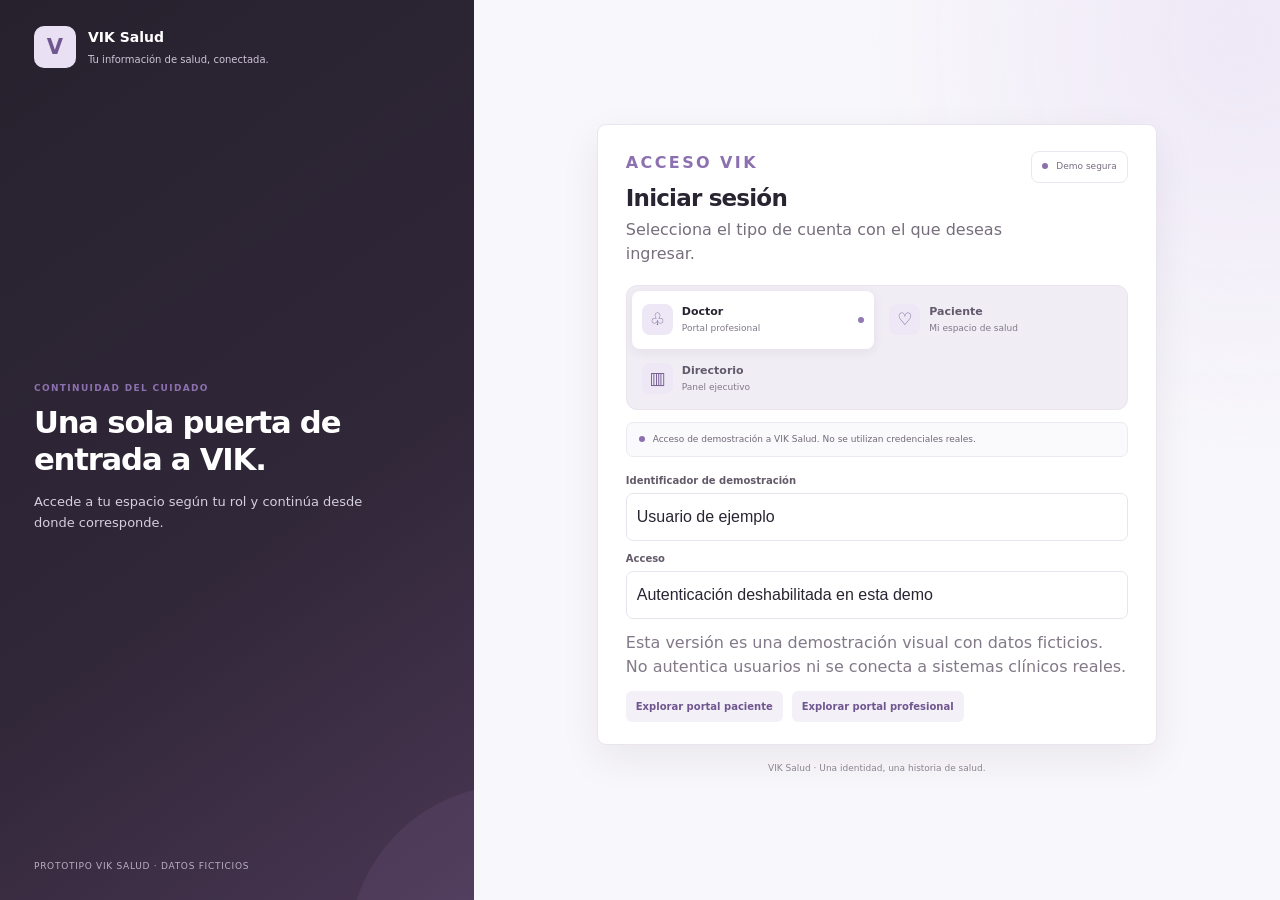
<file: index.html>
<!doctype html>
<html lang="es">
<head>
<meta charset="utf-8"><meta name="viewport" content="width=device-width,initial-scale=1">
<meta name="description" content="VIK Salud: demostración con datos ficticios.">
<title>VIK Salud · Acceso</title>
<link rel="stylesheet" href="vik-theme.css">
<link rel="stylesheet" href="home.css">
</head>
<body class="vik-home">
<main class="entry">
  <section class="welcome">
    <a class="brand" href="./" aria-label="VIK Salud inicio"><span class="brand-mark">V</span><span><b>VIK Salud</b><small>Tu información de salud, conectada.</small></span></a>
    <div class="welcome-copy"><p class="eyebrow">CONTINUIDAD DEL CUIDADO</p><h1>Una sola puerta de entrada a VIK.</h1><p>Accede a tu espacio según tu rol y continúa desde donde corresponde.</p></div>
    <small class="welcome-foot">PROTOTIPO VIK SALUD · DATOS FICTICIOS</small>
  </section>
  <section class="access">
    <div class="access-card">
      <div class="access-head"><div><p class="eyebrow">ACCESO VIK</p><h2>Iniciar sesión</h2><p>Selecciona el tipo de cuenta con el que deseas ingresar.</p></div><span class="demo-tag"><i></i> Demo segura</span></div>
      <div class="roles">
        <a class="role selected" href="doctor/index.html"><span class="role-icon">♧</span><span><b>Doctor</b><small>Portal profesional</small></span><i></i></a>
        <a class="role" href="paciente/index.html"><span class="role-icon">♡</span><span><b>Paciente</b><small>Mi espacio de salud</small></span></a>
        <a class="role directory" href="doctor/index.html"><span class="role-icon">▥</span><span><b>Directorio</b><small>Panel ejecutivo</small></span></a>
      </div>
      <div class="notice"><i></i> Acceso de demostración a VIK Salud. No se utilizan credenciales reales.</div>
      <div class="demo-fields"><label>Identificador de demostración<input value="Usuario de ejemplo" readonly></label><label>Acceso<input value="Autenticación deshabilitada en esta demo" readonly></label></div>
      <p class="disclaimer">Esta versión es una demostración visual con datos ficticios. No autentica usuarios ni se conecta a sistemas clínicos reales.</p>
      <div class="access-links"><a href="paciente/index.html">Explorar portal paciente</a><a href="doctor/index.html">Explorar portal profesional</a></div>
    </div>
    <footer>VIK Salud · Una identidad, una historia de salud.</footer>
  </section>
</main>
</body></html>
</file>
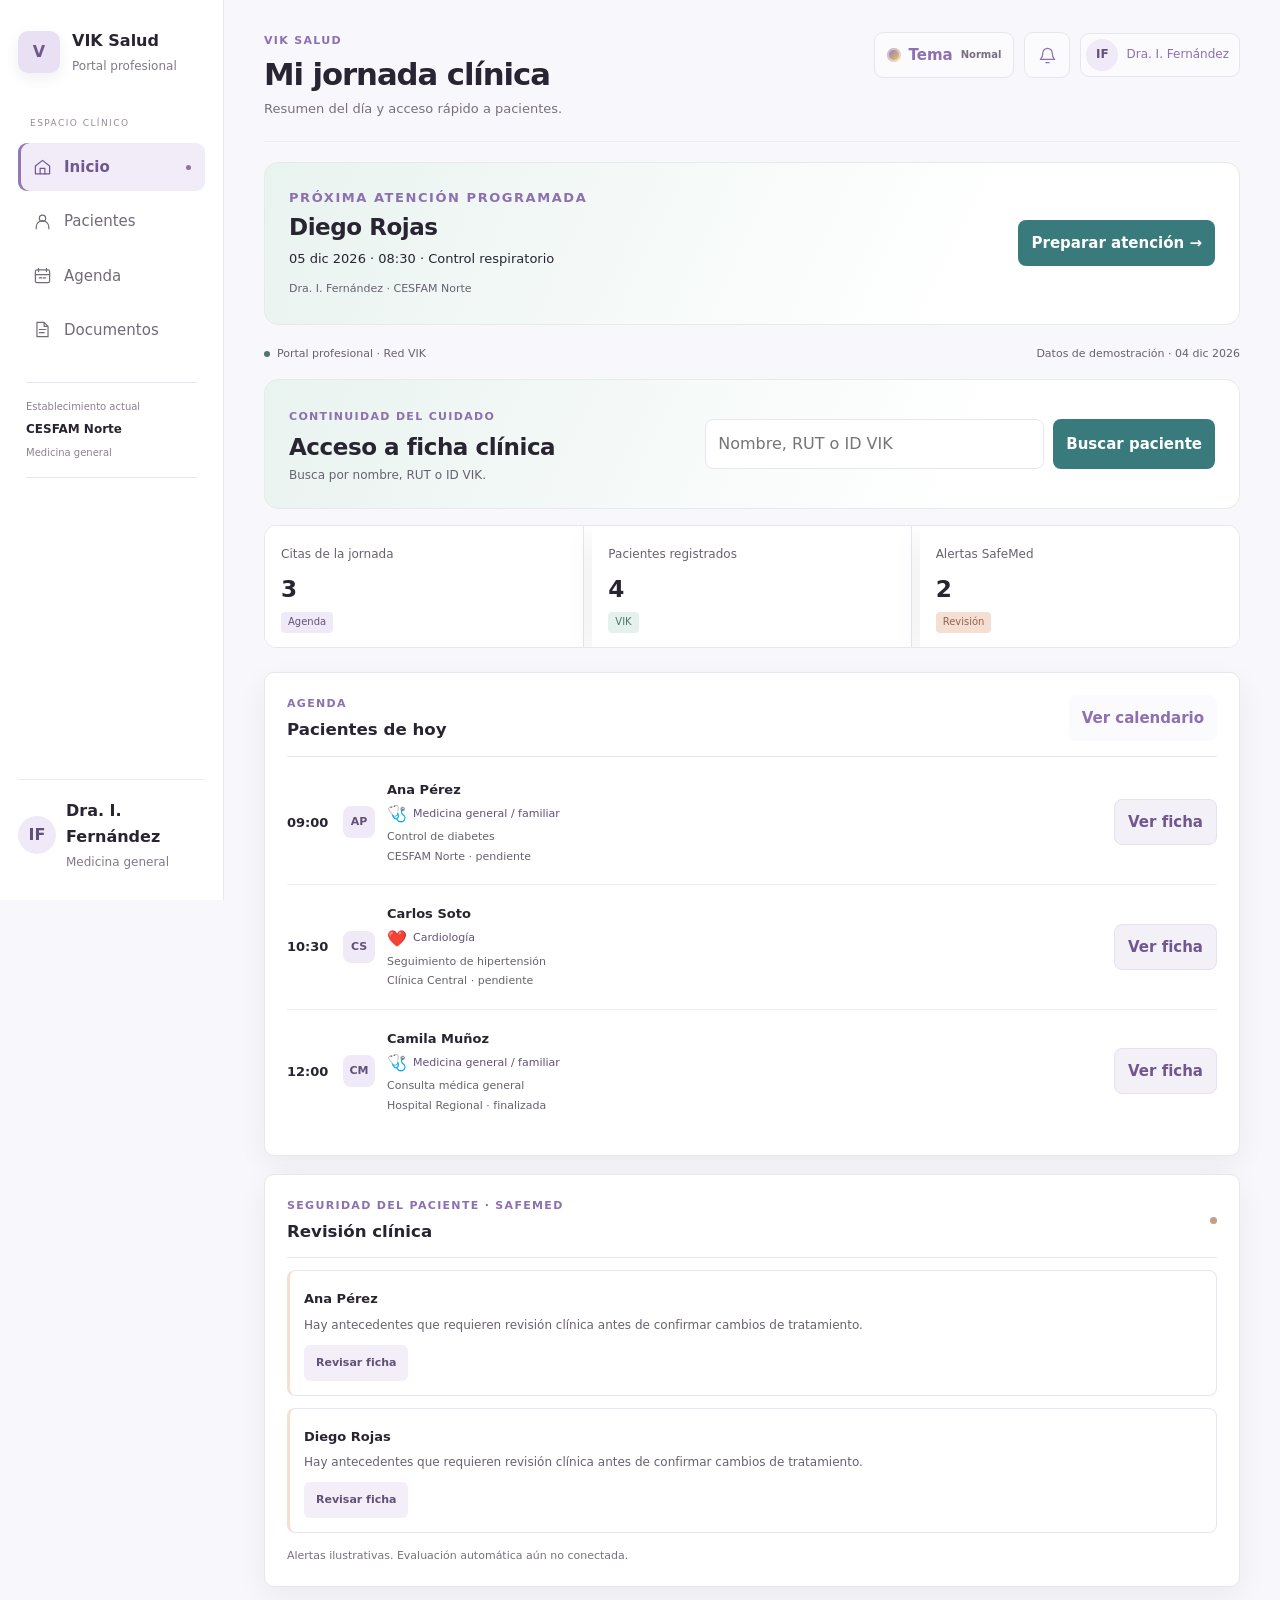
<file: doctor/index.html>
<!doctype html>
<html lang="es">
<head>
  <meta charset="utf-8">
  <meta name="viewport" content="width=device-width, initial-scale=1">
  <title>VIK Salud · Portal profesional</title>
  <script src="../demo-data.js"></script>
  <script src="../document-ui.js"></script>
  <link rel="stylesheet" href="styles.css">
  <link rel="stylesheet" href="../vik-theme.css">
  <script src="../vik-theme.js" defer></script>
</head>
<body>
  <div class="app-shell">
    <aside class="sidebar">
      <div class="brand">
        <div class="brand-mark">V</div>
        <div class="brand-copy">
          <strong>VIK Salud</strong>
          <span>Portal profesional</span>
        </div>
      </div>

      <div class="workspace-label">ESPACIO CLÍNICO</div>
      <nav class="nav" aria-label="Navegación principal">
        <button class="nav-item active" data-view="inicio"><span class="nav-icon">⌂</span><span>Inicio</span></button>
        <button class="nav-item" data-view="pacientes"><span class="nav-icon">◎</span><span>Pacientes</span></button>
        <button class="nav-item" data-view="agenda"><span class="nav-icon">▣</span><span>Agenda</span></button>
        <button class="nav-item" data-view="documentos"><span class="nav-icon">▤</span><span>Documentos</span></button>
      </nav>
      <div class="sidebar-context"><span>Establecimiento actual</span><strong>CESFAM Norte</strong><small>Medicina general</small></div>

      <div class="sidebar-footer">
        <div class="avatar">IF</div>
        <div>
          <strong>Dra. I. Fernández</strong>
          <span>Medicina general</span>
        </div>
      </div>
    </aside>

    <main class="main">
      <header class="topbar">
        <div>
          <p class="eyebrow">VIK Salud</p>
          <h1 id="pageTitle" tabindex="-1">Mi jornada clínica</h1>
          <p class="subtle" id="pageSubtitle">Resumen del día y acceso rápido a pacientes.</p>
        </div>
        <div class="top-actions">
          <button class="theme-button" type="button" data-theme-toggle></button>
          <button class="icon-button" id="notificationBtn" title="Notificaciones">◌</button>
          <div class="profile-button">
            <span class="avatar small">IF</span>
            <span>Dra. I. Fernández</span>
          </div>
        </div>
      </header>

      <!-- INICIO -->
      <section class="view active" id="view-inicio">
        <div id="nextPatient" class="next-patient"></div>
        <div class="clinical-context"><span><span class="context-dot"></span> Portal profesional · Red VIK</span><span>Datos de demostración · 30 sep 2026</span></div>
        <section class="hero-card">
          <div>
            <span class="eyebrow">Continuidad del cuidado</span>
            <h2>Acceso a ficha clínica</h2>
            <p>Busca por nombre, RUT o ID VIK.</p>
          </div>
          <form class="search-box" id="homeSearchForm">
            <input id="homeSearchInput" aria-label="Buscar paciente por nombre, RUT o ID VIK" placeholder="Nombre, RUT o ID VIK" autocomplete="off" required>
            <button class="primary-button" type="submit">Buscar paciente</button>
          </form>
        </section>

        <section class="stats-grid">
          <article class="stat-card">
            <span>Citas de la jornada</span>
            <strong id="todayCount">0</strong>
            <small class="badge purple">Agenda</small>
          </article>
          <article class="stat-card">
            <span>Pacientes registrados</span>
            <strong id="patientCount">0</strong>
            <small class="badge mint">VIK</small>
          </article>
          <article class="stat-card">
            <span>Alertas SafeMed</span>
            <strong id="alertCount">0</strong>
            <small class="badge peach">Revisión</small>
          </article>
        </section>

        <section class="dashboard-grid">
          <article class="panel">
            <div class="panel-heading">
              <div>
                <p class="eyebrow">Agenda</p>
                <h3>Pacientes de hoy</h3>
              </div>
              <button class="text-button" data-jump="agenda">Ver calendario</button>
            </div>
            <div id="todayAppointments"></div>
          </article>

          <article class="panel review-panel" id="reviewPanel" tabindex="-1">
            <div class="panel-heading">
              <div>
                <p class="eyebrow">Seguridad del paciente · SafeMed</p>
                <h3>Revisión clínica</h3>
              </div>
              <span class="status-dot"></span>
            </div>
            <div id="safeMedAlerts"></div>
            <p class="demo-note">Alertas ilustrativas. Evaluación automática aún no conectada.</p>
          </article>
        </section>
      </section>

      <!-- PACIENTES -->
      <section class="view" id="view-pacientes">
        <div class="section-toolbar">
          <div class="toolbar-search">
            <input id="patientSearchInput" placeholder="Buscar por nombre, RUT o ID VIK...">
          </div>
          <select id="patientFilter">
            <option value="all">Todos</option>
            <option value="cronico">Pacientes crónicos</option>
            <option value="alerta">Con alerta SafeMed</option>
          </select>
          <button class="primary-button" id="registerPatientBtn">+ Registrar paciente</button>
        </div>
        <div class="notice-card">
          <strong>Evitar duplicados:</strong>
          antes de crear un paciente, VIK busca el RUT. Si ya existe por una atención en otro establecimiento, se reutiliza la misma ficha y se agrega una nueva atención.
        </div>
        <div class="cards-grid" id="patientCards"></div>
      </section>

      <!-- AGENDA -->
      <section class="view" id="view-agenda">
        <div class="agenda-overview"><div><p class="eyebrow">Planificación asistencial</p><h2>Organiza la continuidad del cuidado</h2><p class="subtle">Consulta especialidades, revisa la jornada y programa el próximo control.</p></div><button class="primary-button" id="newAppointmentBtn">+ Agendar cita</button></div>
        <div class="agenda-metrics" id="agendaMetrics"></div>
        <div class="section-toolbar agenda-filters"><div class="filter-group"><label>Especialidad<select id="agendaSpecialty"><option value="all">Todas las especialidades</option></select></label><label>Estado<select id="agendaStatus"><option value="all">Todos los estados</option><option value="pendiente">Pendientes</option><option value="finalizada">Finalizadas</option></select></label><label>Profesional<select id="agendaProfessional"><option value="all">Todos los profesionales</option></select></label></div><button class="secondary-button" id="calendarToday">Hoy</button></div>
        <div class="agenda-mode" aria-label="Vista de agenda"><button data-agenda-mode="day" aria-pressed="false">Día</button><button data-agenda-mode="week" aria-pressed="false">Semana</button><button data-agenda-mode="month" aria-pressed="true">Mes</button></div>
        <div id="scheduleView" hidden></div>
        <div class="calendar-layout">
          <article class="panel calendar-panel">
            <div class="calendar-toolbar">
              <button class="icon-button flat" id="prevMonth" aria-label="Mes anterior">‹</button>
              <div>
                <p class="eyebrow">Agenda</p>
                <h2 id="calendarTitle">Septiembre 2026</h2>
              </div>
              <button class="icon-button flat" id="nextMonth" aria-label="Mes siguiente">›</button>
            </div>
            <div class="calendar-weekdays">
              <span>Lun</span><span>Mar</span><span>Mié</span><span>Jue</span><span>Vie</span><span>Sáb</span><span>Dom</span>
            </div>
            <div class="calendar-grid" id="calendarGrid"></div>
            <details class="specialty-guide">
              <summary>Símbolos de especialidades</summary>
              <div id="specialtyLegend" class="specialty-legend"></div>
            </details>
          </article>

          <aside class="panel day-panel">
            <div class="panel-heading">
              <div>
                <p class="eyebrow">Día seleccionado</p>
                <h3 id="selectedDateTitle">30 septiembre</h3>
              </div>
            </div>
            <div id="selectedDayAppointments"></div>
          </aside>
        </div>
      </section>

      <!-- DOCUMENTOS -->
      <section class="view" id="view-documentos">
        <div class="document-intro"><div><p class="eyebrow">Archivo clínico</p><h2>Documentos que conectan la atención</h2><p class="subtle">Recetas, resultados e informes con su origen y contexto clínico.</p></div><span class="document-emblem" aria-hidden="true">▤</span></div>
        <div id="documentCategories" class="document-categories"></div>
        <div class="section-toolbar wrap">
          <div class="toolbar-search">
            <input id="documentSearch" placeholder="Buscar examen, informe, receta...">
          </div>
          <select id="documentPatientFilter">
            <option value="all">Todos los pacientes</option>
          </select>
          <select id="documentTypeFilter">
            <option value="all">Todos los tipos</option>
            <option value="Examen">Exámenes</option>
            <option value="Informe">Informes</option>
            <option value="Receta">Recetas</option>
            <option value="Imagen">Imágenes</option>
            <option value="Otro">Otros</option>
          </select>
          <select id="documentPlaceFilter" aria-label="Establecimiento de documentos"><option value="all">Todos los establecimientos</option></select>
          <label class="date-filter">Desde<input id="documentFrom" type="date"></label><label class="date-filter">Hasta<input id="documentTo" type="date"></label>
          <button class="secondary-button" id="clearDocuments">Limpiar filtros</button>
        </div>

        <div class="documents-summary" id="documentsSummary"></div>

        <div class="documents-table" id="documentsTable"></div>
      </section>
    </main>
  </div>

  <!-- FICHA CLÍNICA -->
  <div class="overlay hidden" id="recordOverlay">
    <section class="record-shell">
      <header class="record-header">
        <button class="back-button" id="closeRecord">← Volver</button>
        <div class="record-person">
          <div class="avatar xl" id="recordInitials">AP</div>
          <div>
            <p class="eyebrow">Ficha clínica longitudinal</p>
            <h2 id="recordName">Ana Pérez</h2>
            <p class="subtle" id="recordMeta"></p>
          </div>
        </div>
        <div class="record-actions">
          <button class="secondary-button" id="recordDocumentsBtn">Documentos</button>
          <button class="primary-button" id="addAttentionBtn">+ Nueva atención</button>
        </div>
      </header>
      <div id="clinicalStrip" class="clinical-strip"></div>

      <div class="record-alerts" id="recordAlerts"></div>

      <nav class="record-tabs">
        <button class="record-tab active" data-tab="resumen">Resumen</button>
        <button class="record-tab" data-tab="atenciones">Atenciones</button>
        <button class="record-tab" data-tab="antecedentes">Antecedentes</button>
        <button class="record-tab" data-tab="documentos">Exámenes y documentos</button>
        <button class="record-tab" data-tab="decisiones">Decisiones y preferencias</button>
      </nav>

      <div class="record-body">
        <section class="record-tab-panel active" id="record-resumen">
          <div class="record-grid clinical-record-grid">
            <article class="record-card">
              <p class="eyebrow">Identificación</p>
              <div class="detail-grid" id="recordIdentity"></div>
            </article>

            <article class="record-card">
              <p class="eyebrow">Información crítica</p>
              <div id="recordCritical"></div>
            </article>

            <article class="record-card span-2">
              <div class="card-title-row">
                <div>
                  <p class="eyebrow">Problemas y condiciones activas</p>
                  <h3>Resumen clínico</h3>
                </div>
              </div>
              <div class="clinical-columns">
                <div>
                  <h4>Alergias</h4>
                  <div id="recordAllergies"></div>
                </div>
                <div>
                  <h4>Condiciones</h4>
                  <div id="recordConditions"></div>
                </div>
                <div>
                  <h4>Medicamentos actuales</h4>
                  <div id="recordMedications"></div>
                </div>
              </div>
            </article>

            <article class="record-card span-2">
              <p class="eyebrow">Continuidad de atención</p>
              <h3>Establecimientos donde registra atenciones</h3>
              <div id="recordProviders" class="provider-list"></div>
            </article>
          </div>
        </section>

        <section class="record-tab-panel" id="record-atenciones">
          <div class="record-card">
            <div class="card-title-row">
              <div>
                <p class="eyebrow">Registro cronológico</p>
                <h3>Atenciones de salud</h3>
              </div>
              <select id="attentionPlaceFilter">
                <option value="all">Todos los establecimientos</option>
              </select>
            </div>
            <div class="timeline" id="recordTimeline"></div>
          </div>
        </section>

        <section class="record-tab-panel" id="record-antecedentes">
          <div class="record-grid">
            <article class="record-card">
              <p class="eyebrow">Antecedentes personales</p>
              <div id="recordPersonalHistory"></div>
            </article>
            <article class="record-card">
              <p class="eyebrow">Antecedentes familiares</p>
              <div id="recordFamilyHistory"></div>
            </article>
            <article class="record-card span-2">
              <p class="eyebrow">Observaciones clínicas relevantes</p>
              <div id="recordObservations"></div>
            </article>
          </div>
        </section>

        <section class="record-tab-panel" id="record-documentos">
          <div class="record-card">
            <div class="card-title-row">
              <div>
                <p class="eyebrow">Documentos asociados</p>
                <h3>Exámenes, informes, recetas e imágenes</h3>
              </div>
            </div>
            <div id="recordDocuments"></div>
          </div>
        </section>

        <section class="record-tab-panel" id="record-decisiones">
          <div class="record-grid">
            <article class="record-card">
              <p class="eyebrow">Decisiones del paciente</p>
              <div id="recordDecisions"></div>
            </article>
            <article class="record-card">
              <p class="eyebrow">Preferencias culturales o religiosas</p>
              <div id="recordPreferences"></div>
            </article>
            <article class="record-card span-2">
              <p class="eyebrow">Consentimientos y rechazos</p>
              <div id="recordConsents"></div>
            </article>
          </div>
        </section>
      </div>
    </section>
  </div>

  <!-- REGISTRO DE PACIENTE -->
  <div class="modal-backdrop hidden" id="registerModal">
    <section class="modal register-modal">
      <button class="modal-close" id="closeRegister">×</button>
      <div class="modal-title">
        <p class="eyebrow">Registro de paciente</p>
        <h2>Buscar antes de crear</h2>
        <p class="subtle">Primero verifica el RUT para no duplicar una ficha que ya existe en VIK.</p>
      </div>

      <form id="lookupPatientForm" class="lookup-row">
        <input id="lookupRut" placeholder="RUT del paciente" required>
        <button class="primary-button" type="submit">Verificar</button>
      </form>

      <div id="lookupResult"></div>

      <form id="newPatientForm" class="new-patient-form hidden">
        <div class="form-grid">
          <label>Nombre<input id="newName" required></label>
          <label>Apellido<input id="newLastName" required></label>
          <label>Fecha de nacimiento<input id="newBirthDate" type="date" required></label>
          <label>Sexo<input id="newSex" placeholder="Opcional"></label>
          <label>Nacionalidad<input id="newNationality" placeholder="Opcional"></label>
          <label>Grupo sanguíneo<input id="newBlood" placeholder="Ej: O+"></label>
          <label>Teléfono<input id="newPhone"></label>
          <label>Correo<input id="newEmail" type="email"></label>
          <label>Religión / convicción<input id="newReligion" placeholder="Opcional"></label>
          <label>Etnia / pertenencia cultural<input id="newEthnicity" placeholder="Opcional"></label>
        </div>
        <button class="primary-button" type="submit">Crear paciente en esta demo</button>
        <p class="demo-note">Los cambios de esta demostración se pierden al recargar la página.</p>
      </form>
    </section>
  </div>

  <!-- NUEVA ATENCIÓN (demo frontend) -->
  <div class="modal-backdrop hidden" id="attentionModal">
    <section class="modal">
      <button class="modal-close" id="closeAttention">×</button>
      <div class="modal-title">
        <p class="eyebrow">Nueva atención</p>
        <h2 id="attentionPatientName">Paciente</h2>
      </div>
      <form id="attentionForm" class="new-patient-form">
        <div class="form-grid">
          <label>Establecimiento
            <select id="attentionPlace">
              <option>CESFAM Norte</option>
              <option>Clínica Central</option>
              <option>Hospital Regional</option>
            </select>
          </label>
          <label>Fecha y hora<input id="attentionDate" type="datetime-local" required></label>
          <label class="span-2">Motivo de consulta<textarea id="attentionReason" required></textarea></label>
          <label class="span-2">Anamnesis / evolución<textarea id="attentionAnamnesis"></textarea></label>
          <label class="span-2">Evaluación / diagnóstico<textarea id="attentionDiagnosis"></textarea></label>
          <label class="span-2">Indicaciones<textarea id="attentionPlan"></textarea></label>
        </div>
        <div class="attention-steps"><span>1 · Registrar</span><span>2 · Revisar</span><span>3 · Finalizar</span></div>
        <p class="demo-note">Un borrador no se incorpora al historial hasta finalizarlo.</p>
        <div class="record-actions"><button class="secondary-button" type="button" id="saveAttentionDraft">Guardar borrador</button><button class="primary-button" type="submit">Revisar atención</button></div>
      </form>
    </section>
  </div>

  <dialog id="appointmentDialog" class="appointment-dialog">
    <form id="appointmentForm" class="new-patient-form">
      <div class="dialog-heading"><div><p class="eyebrow">Continuidad del cuidado</p><h2>Agendar una cita</h2></div><button type="button" class="icon-button" id="closeAppointment" aria-label="Cerrar cita">×</button></div>
      <div class="form-grid">
        <label class="span-2">Paciente<select id="appointmentPatient" required></select></label>
        <label>Especialidad<select id="appointmentSpecialty" required></select></label>
        <label>Establecimiento<select id="appointmentPlace"><option>CESFAM Norte</option><option>CESFAM Sur</option><option>Clínica Central</option><option>Hospital Regional</option></select></label>
        <label>Fecha<input id="appointmentDate" type="date" required></label>
        <label>Hora<input id="appointmentTime" type="time" required></label>
        <label>Profesional<select id="appointmentProfessional" required></select></label>
        <label>Duración<select id="appointmentDuration"><option value="20">20 minutos</option><option value="30">30 minutos</option><option value="45">45 minutos</option><option value="60">60 minutos</option></select></label>
        <label class="span-2">Motivo de la cita<input id="appointmentReason" maxlength="160" required placeholder="Ej.: control de tratamiento"></label>
      </div>
      <p class="form-error" id="appointmentError" role="alert"></p>
      <p class="demo-note">Demo: los cambios se mantienen mientras esta página esté abierta.</p>
      <button class="primary-button" type="submit">Confirmar cita</button>
    </form>
  </dialog>
  <dialog id="documentDialog" aria-labelledby="documentDialogTitle"><div class="dialog-heading"><h2 id="documentDialogTitle">Documento clínico</h2><button class="icon-button" data-close-dialog="documentDialog" aria-label="Cerrar documento">×</button></div><div id="documentDialogContent"></div></dialog>
  <dialog id="reviewDialog" aria-labelledby="reviewTitle"><div class="dialog-heading"><h2 id="reviewTitle">Revisar atención</h2><button class="icon-button" data-close-dialog="reviewDialog" aria-label="Volver al registro">×</button></div><div id="reviewContent"></div><p class="demo-note">Al finalizar se incorporará a la ficha de esta sesión de demostración.</p><button class="primary-button" id="finalizeAttention">Finalizar atención</button></dialog>
  <div class="toast hidden" id="toast" role="status" aria-live="polite"></div>
  <script src="app.js"></script>
</body>
</html>
</file>
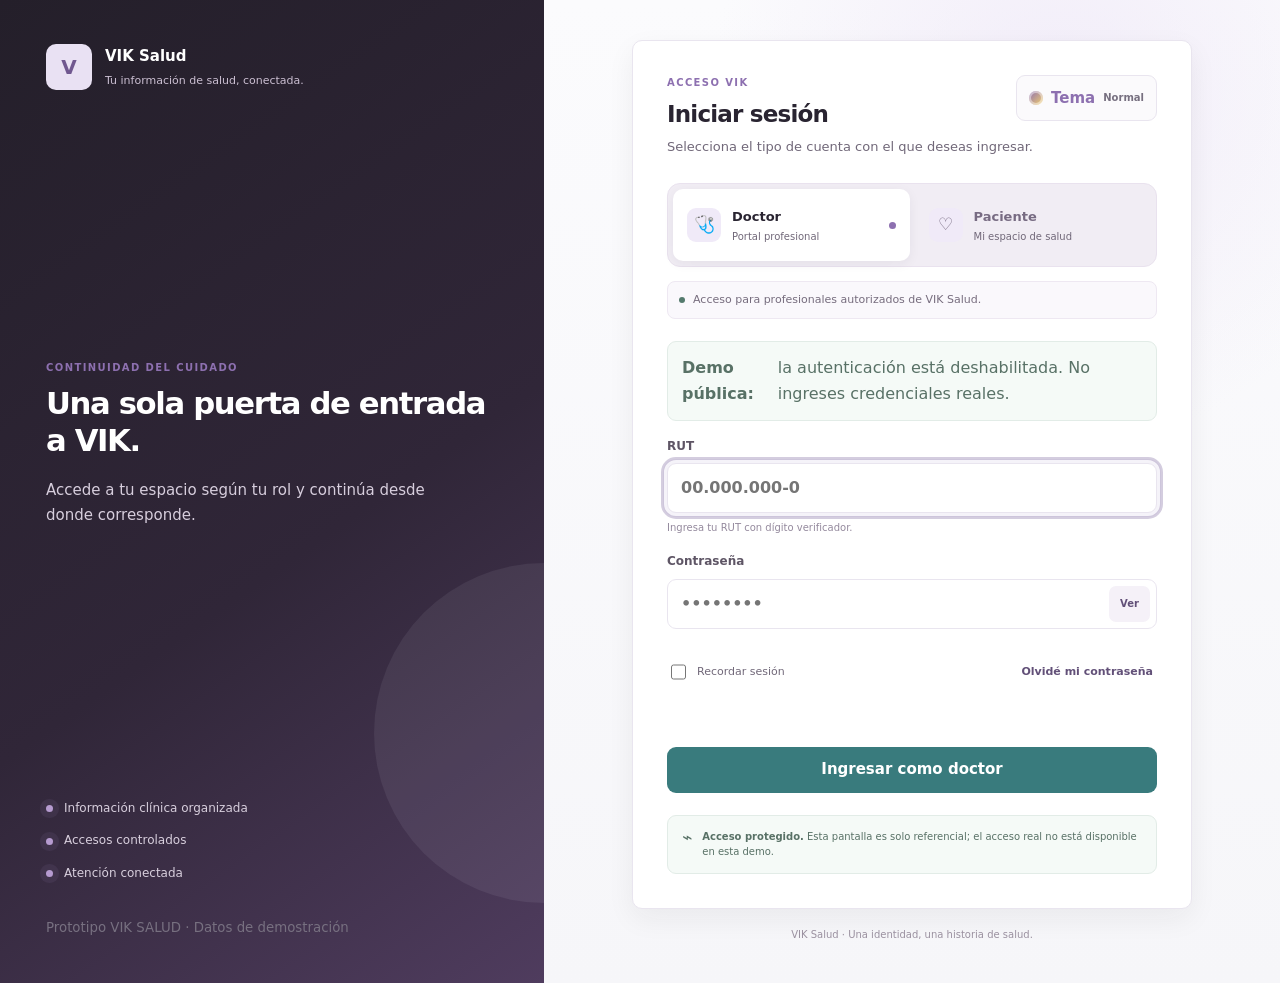
<file: login/index.html>
<!doctype html>
<html lang="es">
<head>
  <meta charset="utf-8">
  <meta name="viewport" content="width=device-width, initial-scale=1">
  <title>VIK Salud · Iniciar sesión</title>
  <link rel="stylesheet" href="styles.css">
  <link rel="stylesheet" href="../vik-theme.css">
  <script src="../vik-theme.js" defer></script>
</head>
<body>
  <main class="login-page">
    <section class="brand-panel" aria-label="VIK Salud">
      <div class="brand-top">
        <div class="brand-mark">V</div>
        <div>
          <strong>VIK Salud</strong>
          <span>Tu información de salud, conectada.</span>
        </div>
      </div>

      <div class="brand-copy">
        <p class="eyebrow light">CONTINUIDAD DEL CUIDADO</p>
        <h1>Una sola puerta de entrada a VIK.</h1>
        <p>Accede a tu espacio según tu rol y continúa desde donde corresponde.</p>
      </div>

      <div class="brand-points" aria-hidden="true">
        <div><span></span><p>Información clínica organizada</p></div>
        <div><span></span><p>Accesos controlados</p></div>
        <div><span></span><p>Atención conectada</p></div>
      </div>

      <small class="demo-note">Prototipo VIK SALUD · Datos de demostración</small>
    </section>

    <section class="login-area">
      <div class="login-card">
        <header class="login-header">
          <button class="theme-button" type="button" data-theme-toggle></button>
          <p class="eyebrow">ACCESO VIK</p>
          <h2 id="loginTitle">Iniciar sesión</h2>
          <p id="loginSubtitle">Selecciona el tipo de cuenta con el que deseas ingresar.</p>
        </header>

        <div class="role-switch" role="tablist" aria-label="Tipo de usuario">
          <button type="button" class="role-button active" data-role="doctor" aria-selected="true">
            <span class="role-icon" aria-hidden="true">🩺</span>
            <span>
              <strong>Doctor</strong>
              <small>Portal profesional</small>
            </span>
          </button>
          <button type="button" class="role-button" data-role="paciente" aria-selected="false">
            <span class="role-icon" aria-hidden="true">♡</span>
            <span>
              <strong>Paciente</strong>
              <small>Mi espacio de salud</small>
            </span>
          </button>
        </div>

        <div class="role-context" id="roleContext">
          <span class="context-dot"></span>
          <span>Acceso para profesionales autorizados de VIK Salud.</span>
        </div>

        <p class="security-note"><strong>Demo pública:</strong> la autenticación está deshabilitada. No ingreses credenciales reales.</p>
        <form id="loginForm" novalidate>
          <label class="field" id="identifierField">
            <span id="identifierLabel">Correo profesional</span>
            <input id="identifier" type="email" autocomplete="username" placeholder="doctor@vik.cl" required>
            <small id="identifierHelp">Usa el correo asociado a tu cuenta profesional.</small>
          </label>

          <label class="field">
            <span>Contraseña</span>
            <div class="password-wrap">
              <input id="password" type="password" autocomplete="current-password" placeholder="••••••••" minlength="6" required>
              <button type="button" class="show-password" id="togglePassword" aria-label="Mostrar contraseña">Ver</button>
            </div>
          </label>

          <div class="form-row">
            <label class="remember">
              <input type="checkbox" id="remember">
              <span>Recordar sesión</span>
            </label>
            <button type="button" class="link-button" id="forgotPassword">Olvidé mi contraseña</button>
          </div>

          <p class="form-error" id="loginError" role="alert"></p>

          <button class="primary-button" id="submitButton" type="submit">Ingresar como doctor</button>
        </form>

        <div class="security-note">
          <span aria-hidden="true">⌁</span>
          <p><strong>Acceso protegido.</strong> Esta pantalla es solo referencial; el acceso real no está disponible en esta demo.</p>
        </div>
      </div>

      <p class="login-footer">VIK Salud · Una identidad, una historia de salud.</p>
    </section>
  </main>

  <div id="toast" role="status" aria-live="polite" hidden></div>
  <script src="app.js"></script>
</body>
</html>
</file>
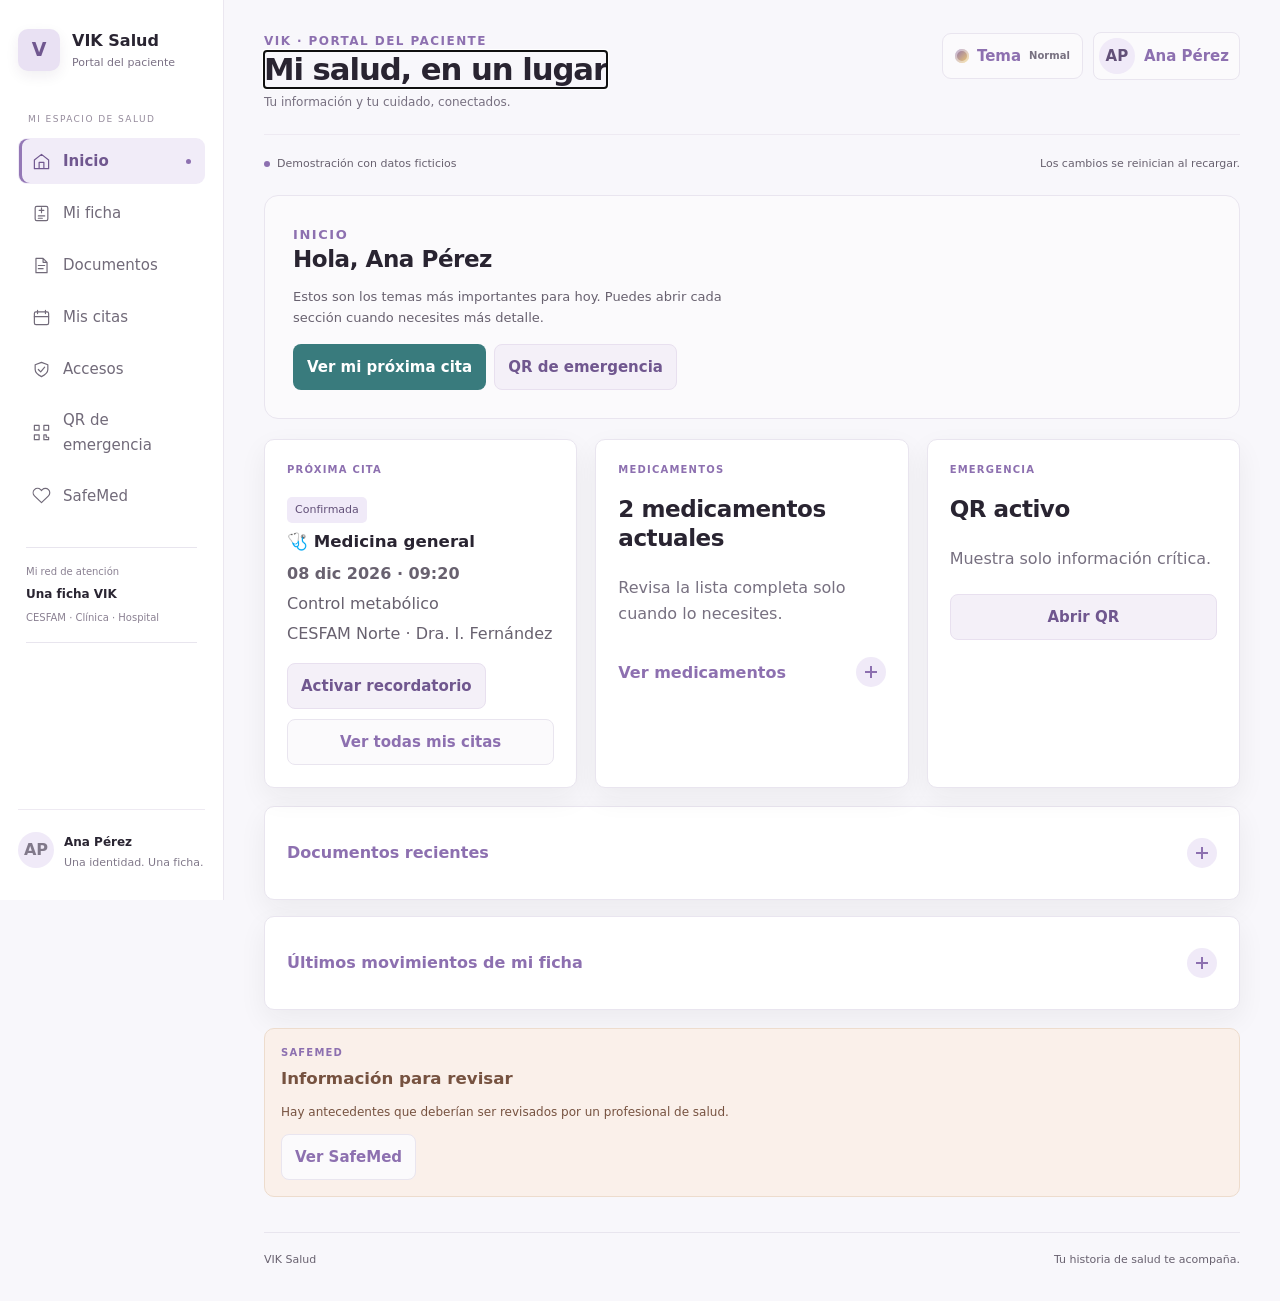
<file: paciente/index.html>
<!doctype html>
<html lang="es">
<head><meta charset="utf-8"><meta name="viewport" content="width=device-width,initial-scale=1"><title>VIK Salud · Mi salud</title><link rel="stylesheet" href="styles.css"><link rel="stylesheet" href="../vik-theme.css"><script src="../demo-data.js" defer></script><script src="../document-ui.js" defer></script><script src="../vik-theme.js" defer></script><script src="app.js" defer></script></head>
<body>
<a class="skip" href="#main">Ir al contenido</a>
<div class="app-shell">
  <aside class="sidebar">
    <div class="brand"><span class="brand-mark">V</span><div><strong>VIK Salud</strong><small>Portal del paciente</small></div></div>
    <p class="workspace-label">MI ESPACIO DE SALUD</p>
    <nav id="navigation" aria-label="Navegación principal"></nav>
    <div class="sidebar-context"><span>Mi red de atención</span><strong>Una ficha VIK</strong><small>CESFAM · Clínica · Hospital</small></div>
    <div class="sidebar-footer"><span class="avatar">AP</span><div><strong>Ana Pérez</strong><small>Una identidad. Una ficha.</small></div></div>
  </aside>
  <main id="main" tabindex="-1">
    <header class="topbar"><div><p class="eyebrow">VIK · Portal del paciente</p><h1 id="pageTitle" tabindex="-1">Mi salud, en un lugar</h1><p id="pageSubtitle" class="muted">Tu información y tu cuidado, conectados.</p></div><div class="top-actions"><button class="theme-button" type="button" data-theme-toggle></button><button class="profile" data-view="ficha" aria-label="Ver mi ficha"><span class="avatar">AP</span><span>Ana Pérez</span></button></div></header>
    <div class="demo-banner"><span class="dot"></span> Demostración con datos ficticios <span>Los cambios se reinician al recargar.</span></div>
    <div id="loadError" role="alert" hidden></div>
    <section id="view-inicio" class="view" aria-label="Inicio"></section>
    <section id="view-ficha" class="view" aria-label="Mi ficha" hidden></section>
    <section id="view-documentos" class="view" aria-label="Documentos" hidden>
      <div class="document-intro"><div><p class="eyebrow">Tu archivo de salud</p><h2>Cada documento, en su lugar</h2><p class="muted">Encuentra tus recetas y resultados, junto a la atención que les dio origen.</p></div><span class="document-emblem" aria-hidden="true">▤</span></div>
      <div id="documentCategories" class="document-categories"></div>
      <form id="documentFilters" class="filters panel" role="search">
        <label class="grow">Buscar documento<input id="docSearch" type="search" placeholder="Nombre o establecimiento"></label>
        <label>Tipo<select id="docType"><option value="all">Todos los tipos</option><option>Examen</option><option>Receta</option><option>Informe</option><option>Imagen</option><option>Otro</option></select></label>
        <label>Establecimiento<select id="docPlace"><option value="all">Todos</option></select></label>
        <label>Desde<input id="docFrom" type="date"></label><label>Hasta<input id="docTo" type="date"></label>
        <button type="reset" class="secondary">Limpiar</button>
      </form>
      <p id="documentCount" class="muted" role="status"></p><div id="documentList" class="panel"></div>
    </section>
    <section id="view-citas" class="view" aria-label="Mis citas" hidden>
      <div class="section-heading"><div><p class="eyebrow">Tu próxima visita</p><h2>Organiza tu cuidado</h2></div><button class="secondary" id="todayButton">Hoy</button></div>
      <details class="patient-calendar"><summary>Consultar calendario mensual</summary><div class="calendar-layout"><article class="panel"><div class="calendar-toolbar"><button class="icon-button" id="prevMonth" aria-label="Mes anterior">‹</button><h2 id="calendarTitle"></h2><button class="icon-button" id="nextMonth" aria-label="Mes siguiente">›</button></div><div class="weekdays" aria-hidden="true"><span>Lun</span><span>Mar</span><span>Mié</span><span>Jue</span><span>Vie</span><span>Sáb</span><span>Dom</span></div><div id="calendar" class="calendar"></div><p class="caption">🩺 Medicina general · ❤️ Cardiología · 🔬 Laboratorio</p></article><aside class="panel"><p class="eyebrow">Día seleccionado</p><h2 id="selectedDay"></h2><div id="dayAppointments"></div></aside></div></details>
      <div class="section-heading"><h2>Mis citas</h2><div class="segmented" aria-label="Filtrar citas"><button data-period="upcoming" aria-pressed="true">Próximas</button><button data-period="past" aria-pressed="false">Anteriores</button></div></div><div id="appointmentList" class="grid two"></div><p class="caption">Los recordatorios son visuales en esta demo; no envían notificaciones.</p>
    </section>
    <section id="view-accesos" class="view" aria-label="Accesos" hidden></section>
    <section id="view-qr" class="view" aria-label="QR de emergencia" hidden></section>
    <section id="view-safemed" class="view" aria-label="SafeMed" hidden></section>
    <footer>VIK Salud <span>Tu historia de salud te acompaña.</span></footer>
  </main>
</div>
<dialog id="modal" aria-labelledby="modalTitle"><div class="dialog-heading"><h2 id="modalTitle"></h2><button class="icon-button" id="closeModal" aria-label="Cerrar ventana">×</button></div><div id="modalContent"></div></dialog>
<div id="toast" role="status" aria-live="polite" hidden></div>
<noscript>Activa JavaScript para usar esta demostración del portal del paciente.</noscript>
</body></html>
</file>
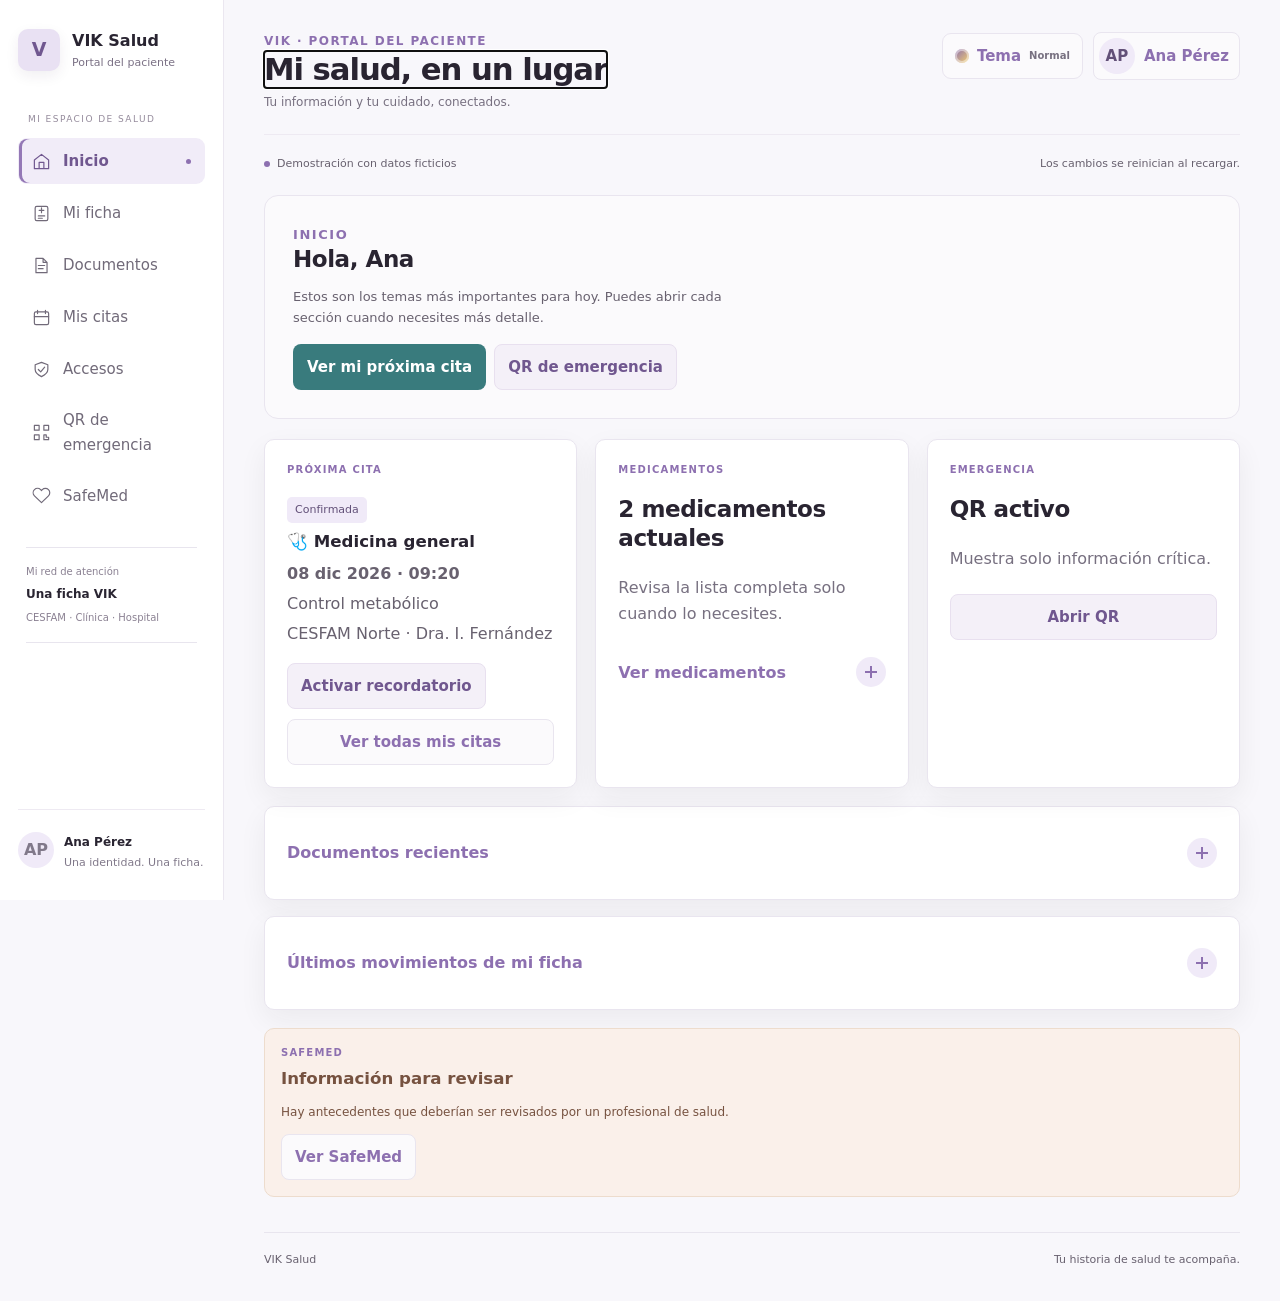
<file: demo-paciente.html>
<!doctype html>
<html lang="es">
<head>
  <meta charset="utf-8">
  <meta name="viewport" content="width=device-width, initial-scale=1">
  <title>VIK Salud · Demo paciente</title>
</head>
<body>
  <p>Abriendo el portal de paciente de demostración…</p>
  <script>
    // Identidad local exclusivamente demostrativa; no es autenticación.
    sessionStorage.setItem("vikUser", JSON.stringify({ name: "Ana", last_name: "Pérez", role: "paciente" }));
    window.location.replace("paciente/index.html");
  </script>
  <noscript>Activa JavaScript para continuar con la demostración.</noscript>
</body>
</html>
</file>
<file: vik-theme.css>
:root{
  color-scheme:light;
  --vik-bg:#f8f7fb;
  --vik-surface:#ffffff;
  --vik-surface-2:#fbfafc;
  --vik-text:#292431;
  --vik-muted:#777080;
  --vik-border:#e9e5ef;
  --vik-primary:#8d70b0;
  --vik-primary-soft:#f0eaf8;
  --vik-mint:#e4f1ed;
  --vik-peach:#f7e0d2;
  --vik-warm:#f4d06f;
  --vik-focus:rgba(123,99,157,.32);
  --vik-shadow:0 10px 28px rgba(36,27,42,.06);
}

:root[data-theme="dark"]{
  color-scheme:dark;
  --vik-bg:#16131a;
  --vik-surface:#211d27;
  --vik-surface-2:#2a2530;
  --vik-text:#f6f1f8;
  --vik-muted:#c7bdcc;
  --vik-border:#3a3342;
  --vik-primary:#c9b4e4;
  --vik-primary-soft:#332943;
  --vik-mint:#24463b;
  --vik-peach:#4a3128;
  --vik-warm:#e6bf5f;
  --vik-focus:rgba(201,180,228,.35);
  --vik-shadow:0 18px 42px rgba(0,0,0,.25);
}

:root[data-theme="warm"]{
  color-scheme:light;
  --vik-bg:#fbf8ef;
  --vik-surface:#fffdf7;
  --vik-surface-2:#fff8e7;
  --vik-text:#201a13;
  --vik-muted:#675d4d;
  --vik-border:#eadfca;
  --vik-primary:#745a18;
  --vik-primary-soft:#fff0bf;
  --vik-mint:#e4f0dd;
  --vik-peach:#f9dfca;
  --vik-warm:#edc85e;
  --vik-focus:rgba(166,125,25,.32);
  --vik-shadow:0 10px 28px rgba(101,75,27,.08);
}

html{font-size:16px}
body{background:var(--vik-bg)!important;color:var(--vik-text)!important;font-size:16px!important;line-height:1.62!important}
body,button,input,select,textarea{letter-spacing:0!important}
button,input,select,textarea,summary,a{touch-action:manipulation}
button:focus-visible,input:focus-visible,select:focus-visible,textarea:focus-visible,summary:focus-visible,a:focus-visible{outline:3px solid var(--vik-focus)!important;outline-offset:3px!important}
.sidebar{background:var(--vik-surface)!important;color:var(--vik-text)!important;border-right:1px solid var(--vik-border)!important}
.brand-mark{background:var(--vik-primary-soft)!important;color:var(--vik-primary)!important}
.nav-item{color:var(--vik-muted)!important}
.nav-item:hover,.nav-item.active{background:var(--vik-primary-soft)!important;color:var(--vik-primary)!important}
.main,main{max-width:1280px!important}
.topbar{align-items:flex-start!important;border-bottom:1px solid var(--vik-border)!important}
h1{font-size:clamp(1.6rem,2.4vw,2rem)!important;line-height:1.18!important}
h2{font-size:clamp(1.2rem,1.8vw,1.45rem)!important;line-height:1.25!important}
h3{font-size:1.04rem!important;line-height:1.35!important}
.eyebrow{color:var(--vik-primary)!important}
.subtle,.muted,.caption,.demo-note{color:var(--vik-muted)!important}
.panel,.patient-card,.record-card,.stat-card,.clinical-document,.login-card,.documents-table,.hero,.hero-card,.agenda-overview{background:var(--vik-surface)!important;border-color:var(--vik-border)!important;color:var(--vik-text)!important;box-shadow:var(--vik-shadow)!important}
.panel,.patient-card,.record-card,.clinical-document,.login-card{border-radius:10px!important}
.hero,.hero-card,.agenda-overview,.next-patient{background:var(--vik-surface-2)!important;border:1px solid var(--vik-border)!important;box-shadow:none!important}
.primary,.primary-button{background:var(--vik-primary)!important;color:var(--vik-surface)!important}
.secondary,.secondary-button,.ghost-button,.text-button,.icon-button,.profile,.profile-button,.document-open{background:var(--vik-surface-2)!important;border-color:var(--vik-border)!important;color:var(--vik-primary)!important}
input,select,textarea{background:var(--vik-surface)!important;border-color:var(--vik-border)!important;color:var(--vik-text)!important}
.primary,.primary-button,.secondary,.secondary-button,.ghost-button,.text-button,.document-open,.profile,.theme-button,.nav-item{
  min-height:46px!important;
  font-size:15px!important;
}
.icon-button{
  min-width:46px!important;
  min-height:46px!important;
}
input,select,textarea{
  min-height:48px!important;
  font-size:16px!important;
}
.dashboard,.dashboard-grid{grid-template-columns:minmax(0,1fr)!important;gap:18px!important}
.stats-grid,.agenda-metrics{gap:8px!important}
.stat-card,.agenda-metrics>div{padding:14px 16px!important}
.stat-card strong,.agenda-metrics strong{font-size:1.45rem!important}
.clinical-grid,.priority-grid{display:grid;grid-template-columns:repeat(3,minmax(0,1fr))!important;gap:18px!important;margin:18px 0!important}
.documents-table,#documentList,#recordDocuments{grid-template-columns:repeat(auto-fit,minmax(280px,1fr))!important}
.clinical-document{padding:18px!important}
.theme-button{display:inline-flex;align-items:center;gap:8px;min-height:40px;border:1px solid var(--vik-border);border-radius:9px;background:var(--vik-surface-2);color:var(--vik-primary);padding:8px 12px;font-size:12px;font-weight:700;white-space:nowrap}
.theme-button .theme-dot{width:14px;height:14px;border-radius:50%;background:linear-gradient(135deg,var(--vik-primary),var(--vik-warm));box-shadow:inset 0 0 0 2px rgba(255,255,255,.45)}
.theme-button small{color:var(--vik-muted);font-size:10px;font-weight:600}
.top-actions{display:flex;align-items:center;justify-content:flex-end;gap:10px}
.login-header{position:relative}
.login-header .theme-button{float:right;margin:0 0 12px 14px}
.login-header::after{content:"";display:block;clear:both}
.view.active,
.view:not([hidden]){
  scroll-margin-top:24px;
}
.panel-heading,
.section-heading{
  gap:14px!important;
}
.row,
.appointment-row,
.schedule-row,
.access-card{
  line-height:1.5;
}
.compact-doc{
  align-items:center;
  border-bottom:1px solid var(--vik-border)!important;
}
.compact-doc:last-child{
  border-bottom:0!important;
}
.compact-doc strong,
.compact-timeline h3{
  font-size:.95rem!important;
}
.compact-timeline article{
  padding-bottom:14px!important;
}
.simple-hero{
  margin-bottom:20px!important;
}
.simple-hero p{
  max-width:58ch;
}
.priority-card{
  display:grid;
  align-content:start;
  gap:10px;
}
.progressive-section{
  margin-top:16px;
}
.progressive-section>summary,
.preferences>summary,
.priority-card details>summary,
.timeline details>summary{
  display:flex;
  align-items:center;
  justify-content:space-between;
  gap:12px;
  min-height:48px;
  color:var(--vik-primary);
  font-size:1rem;
  font-weight:750;
  cursor:pointer;
  list-style:none;
}
.progressive-section>summary::-webkit-details-marker,
.preferences>summary::-webkit-details-marker,
.priority-card details>summary::-webkit-details-marker,
.timeline details>summary::-webkit-details-marker{
  display:none;
}
.progressive-section>summary::after,
.preferences>summary::after,
.priority-card details>summary::after,
.timeline details>summary::after{
  content:"";
  display:grid;
  place-items:center;
  width:30px;
  height:30px;
  border-radius:50%;
  background:
    linear-gradient(var(--vik-primary),var(--vik-primary)) center/12px 2px no-repeat,
    linear-gradient(var(--vik-primary),var(--vik-primary)) center/2px 12px no-repeat,
    var(--vik-primary-soft);
  color:var(--vik-primary);
  flex:0 0 auto;
}
.progressive-section[open]>summary::after,
.preferences[open]>summary::after,
.priority-card details[open]>summary::after,
.timeline details[open]>summary::after{
  content:"";
  background:
    linear-gradient(var(--vik-primary),var(--vik-primary)) center/12px 2px no-repeat,
    var(--vik-primary-soft);
}
.calm-alert{
  margin-top:18px;
}
.record-summary{
  margin-bottom:18px;
}
.record-summary .identity{
  align-items:flex-start;
}
.appointment-card{
  padding:0!important;
  background:transparent!important;
  border:0!important;
  box-shadow:none!important;
}
.appointment-card.panel{
  padding:18px!important;
  background:var(--vik-surface)!important;
  border:1px solid var(--vik-border)!important;
}
.appointment-card p,
.row p,
.access-card p{
  font-size:1rem!important;
}
.document-categories{
  gap:10px!important;
}
.document-categories button{
  min-height:48px!important;
  font-size:15px!important;
}
dialog{background:var(--vik-surface)!important;color:var(--vik-text)!important;border-color:var(--vik-border)!important}
#toast,.toast{background:var(--vik-text)!important;color:var(--vik-surface)!important}
:root[data-theme="dark"] .sidebar-context,:root[data-theme="dark"] .notice,:root[data-theme="dark"] .security-note,:root[data-theme="dark"] .safemed-alert,:root[data-theme="dark"] .clinical-item,:root[data-theme="dark"] .row,:root[data-theme="dark"] .timeline-section,:root[data-theme="dark"] .document-sheet,:root[data-theme="dark"] .document-placeholder,:root[data-theme="dark"] .empty{background:var(--vik-surface-2)!important;color:var(--vik-text)!important;border-color:var(--vik-border)!important}
:root[data-theme="warm"] .primary,:root[data-theme="warm"] .primary-button{color:#fffdf7!important}
@media(max-width:1100px){.dashboard,.dashboard-grid,.clinical-grid,.priority-grid{grid-template-columns:1fr!important}}
@media(max-width:760px){.main,main{padding:20px 14px!important}.topbar{gap:12px!important}.top-actions{flex-wrap:wrap;justify-content:flex-start}.theme-button{min-height:44px;padding:9px 12px}.stats-grid{grid-template-columns:1fr!important}.panel,.clinical-document{padding:18px!important}.document-categories{display:grid!important;grid-template-columns:1fr 1fr!important}.document-categories button{justify-content:center!important}}

/* Clinical record refinement shared by doctor and patient views. */
.record-shell{
  background:var(--vik-bg)!important;
}

.record-header{
  min-height:auto!important;
  padding:18px 28px!important;
  border-bottom:1px solid var(--vik-border)!important;
}

.record-person h2{
  font-size:1.45rem!important;
}

.record-person .subtle,
.record-meta,
.record-header p{
  font-size:.95rem!important;
}

.clinical-strip{
  grid-template-columns:repeat(4,minmax(0,1fr))!important;
  gap:0!important;
  padding:0 28px!important;
  background:var(--vik-surface)!important;
  border-bottom:1px solid var(--vik-border)!important;
}

.critical-strip-item{
  padding:14px 18px;
  border-right:1px solid var(--vik-border);
  min-width:0;
}

.critical-strip-item:last-child{
  border-right:0;
}

.critical-strip-item span{
  display:block;
  color:var(--vik-muted)!important;
  font-size:.82rem!important;
  font-weight:700;
  margin-bottom:4px;
}

.critical-strip-item strong{
  display:block;
  color:var(--vik-text)!important;
  font-size:1rem!important;
  line-height:1.35;
  overflow-wrap:anywhere;
}

.critical-strip-item.alert{
  background:color-mix(in srgb,var(--vik-peach) 48%,transparent);
}

.critical-strip-item.blood strong{
  font-size:1.25rem!important;
}

.record-alerts{
  display:grid;
  gap:10px;
  max-width:1180px!important;
  padding:14px 28px!important;
}

.record-warning.safemed-focus{
  background:var(--vik-peach)!important;
  border:1px solid color-mix(in srgb,var(--vik-peach) 72%,#8b4f35)!important;
  border-left:4px solid #c47b55!important;
  color:#754531!important;
  padding:12px 14px!important;
}

.permission-summary{
  max-width:100%;
  margin:0!important;
  padding:8px 12px!important;
  background:transparent!important;
  border:1px solid var(--vik-border)!important;
  color:var(--vik-muted)!important;
  font-size:.9rem!important;
}

.permission-summary summary{
  cursor:pointer;
  color:var(--vik-muted);
  font-weight:700;
  list-style:none;
}

.permission-summary summary::-webkit-details-marker{
  display:none;
}

.permission-summary p{
  margin:8px 0 3px;
  color:var(--vik-text);
}

.record-tabs{
  gap:8px!important;
  padding:12px 28px!important;
  background:var(--vik-surface)!important;
  border-bottom:1px solid var(--vik-border)!important;
}

.record-tab{
  min-height:44px!important;
  padding:10px 16px!important;
  border:1px solid transparent!important;
  border-radius:9px!important;
  font-size:.98rem!important;
}

.record-tab.active{
  border-color:var(--vik-border)!important;
  background:var(--vik-primary-soft)!important;
  color:var(--vik-primary)!important;
}

.record-body{
  max-width:1180px!important;
  padding:18px 28px 38px!important;
}

.clinical-record-grid{
  gap:12px!important;
}

.clinical-record-grid>.record-card:nth-child(3){
  order:-3;
}

.clinical-record-grid>.record-card:nth-child(2){
  order:-2;
}

.clinical-record-grid>.record-card:nth-child(1){
  order:-1;
}

.absorbed-critical-card{
  display:none!important;
}

.clinical-summary-card,
.record-card:has(.clinical-columns){
  border-top:4px solid var(--vik-primary)!important;
}

.clinical-summary-card .card-title-row,
.record-card:has(.clinical-columns) .card-title-row{
  align-items:start!important;
  border-bottom:1px solid var(--vik-border);
  padding-bottom:12px;
  margin-bottom:14px;
}

.critical-summary,
#recordCritical{
  display:grid;
  grid-template-columns:repeat(2,minmax(0,1fr));
  gap:8px 14px;
  min-width:min(460px,100%);
}

.critical-item{
  display:block!important;
  padding:8px 0!important;
  border-top:0!important;
}

.critical-item span{
  display:block;
  font-size:.78rem!important;
  color:var(--vik-muted)!important;
  margin-bottom:2px;
}

.critical-item strong{
  display:block;
  text-align:left!important;
  font-size:1rem!important;
  color:var(--vik-text)!important;
}

.clinical-columns{
  grid-template-columns:repeat(3,minmax(0,1fr))!important;
  gap:12px!important;
}

.clinical-columns>div{
  padding:10px 12px;
  background:var(--vik-surface-2);
  border:1px solid var(--vik-border);
  border-radius:9px;
}

.clinical-columns h4{
  font-size:.9rem!important;
  margin-bottom:8px!important;
}

.clinical-item{
  padding:9px 10px!important;
  margin-top:6px!important;
  font-size:.98rem!important;
}

.detail-grid{
  gap:6px 18px!important;
}

.detail-item{
  padding:9px 0!important;
}

.detail-item span{
  font-size:.82rem!important;
}

.detail-item strong{
  font-size:.98rem!important;
}

.clinical-priority-grid{
  grid-template-columns:repeat(4,minmax(0,1fr))!important;
}

.clinical-card.blood{
  border-top:4px solid var(--vik-primary)!important;
}

.clinical-card.blood h2{
  font-size:1.8rem!important;
}

@media(max-width:1100px){
  .clinical-strip,
  .clinical-priority-grid{
    grid-template-columns:repeat(2,minmax(0,1fr))!important;
  }
  .critical-strip-item:nth-child(2n){
    border-right:0;
  }
  .critical-summary,
  #recordCritical{
    min-width:0;
  }
}

@media(max-width:760px){
  .record-header{
    padding:14px!important;
  }
  .clinical-strip,
  .clinical-priority-grid,
  .clinical-columns,
  .critical-summary,
  #recordCritical{
    grid-template-columns:1fr!important;
  }
  .critical-strip-item{
    border-right:0;
    border-bottom:1px solid var(--vik-border);
    padding:10px 14px;
  }
  .record-tabs{
    padding:10px 14px!important;
  }
  .record-body,
  .record-alerts{
    padding-left:14px!important;
    padding-right:14px!important;
  }
}

/* VIK visual identity: charcoal, lavender and soft mint */
:root:not([data-theme="dark"]):not([data-theme="warm"]){--vik-primary:#8d70b0;--vik-primary-soft:#f0eaf8;--vik-mint:#e4f1ed}
.sidebar{background:#fff!important;color:#292431!important;border-right:1px solid #ebe7f0!important}
.brand-mark{background:#e9e1f3!important;color:#70578f!important;border-radius:10px!important}
.brand-copy strong,.sidebar-footer strong{color:#292431!important}
.brand-copy span,.sidebar-footer span,.sidebar-footer small{color:#81798a!important}
.workspace-label{color:#958b9c!important}
.nav-item{color:#716a79!important}
.nav-item:hover,.nav-item.active{background:#f1ecf8!important;color:#70578f!important;box-shadow:inset 3px 0 #9478b6!important}
.sidebar-footer{border-top-color:#eeeaf2!important}
body{background:#f8f7fb!important}
.topbar{border-bottom-color:#eeeaf2!important}
.hero-card,.next-patient{background:linear-gradient(115deg,#e9f3f0,#fff 72%)!important;border-color:#e2ece8!important}
.primary,.primary-button{background:#397b7d!important;color:#fff!important}
.secondary,.secondary-button,.ghost-button{background:#f4f0f8!important;color:#70578f!important;border-color:#e8e0ef!important}
</file>
<file: home.css>
*{box-sizing:border-box}html,body{margin:0;min-height:100%;font-family:Inter,ui-sans-serif,system-ui,-apple-system,"Segoe UI",sans-serif;color:#292431}body{background:#f6f5fa}.entry{min-height:100vh;display:grid;grid-template-columns:37% 63%;background:#f8f7fb}.welcome{min-height:100vh;padding:26px 34px;background:linear-gradient(145deg,#27212e 0%,#302738 58%,#493653 100%);color:#fff;display:flex;flex-direction:column;position:relative;overflow:hidden}.welcome:after{content:"";position:absolute;width:330px;height:330px;border-radius:50%;right:-205px;bottom:-215px;background:#9b83b91c}.brand{display:flex;align-items:center;gap:12px;color:inherit;text-decoration:none;position:relative;z-index:1}.brand-mark{width:42px;height:42px;display:grid;place-items:center;border-radius:12px;background:#f0eaf8;color:#5e4777;font-size:21px;font-weight:800}.brand b,.brand small{display:block}.brand b{font-size:14px}.brand small{font-size:10px;color:#cfc5d8;margin-top:3px}.welcome-copy{margin:auto 0;max-width:420px;position:relative;z-index:1}.eyebrow{font-size:9px;letter-spacing:.15em;font-weight:800;color:#9279b3;margin:0 0 9px}.welcome-copy h1{font-size:clamp(28px,3.3vw,43px);line-height:1.08;letter-spacing:-.04em;margin:0 0 14px}.welcome-copy>p:last-child{font-size:13px;line-height:1.65;color:#d6cfdd;max-width:330px}.welcome-foot{font-size:9px;letter-spacing:.08em;color:#b9afc4;position:relative;z-index:1}.access{min-height:100vh;display:flex;flex-direction:column;align-items:center;justify-content:center;padding:24px 28px;background:radial-gradient(ellipse at 95% 4%,#eee8f7 0,transparent 34%),#f8f7fb}.access-card{width:min(560px,100%);padding:26px 28px 22px;background:#fff;border:1px solid #e9e5ee;border-radius:9px;box-shadow:0 14px 40px #29203312}.access-head{display:flex;justify-content:space-between;align-items:flex-start;gap:12px}.access-head h2{font-size:24px;letter-spacing:-.035em;margin:0 0 5px}.access-head p:last-child{font-size:11px;color:#766e7c;margin:0}.demo-tag{font-size:9px;color:#766b80;border:1px solid #ebe6f0;border-radius:8px;padding:8px 10px;white-space:nowrap}.demo-tag i,.notice i{display:inline-block;width:6px;height:6px;border-radius:50%;background:#8b70ad;margin-right:5px}.roles{margin:19px 0 12px;padding:5px;background:#f0edf4;border:1px solid #e9e4ed;border-radius:11px;display:grid;grid-template-columns:1fr 1fr;gap:5px}.role{min-height:58px;padding:9px 10px;border-radius:8px;display:flex;align-items:center;gap:9px;text-decoration:none;color:#62596d}.role.selected{background:#fff;box-shadow:0 3px 12px #32253e10;color:#292431}.role-icon{width:31px;height:31px;border-radius:8px;display:grid;place-items:center;background:#eee8f6;color:#755d95;font-size:17px}.role b,.role small{display:block}.role b{font-size:11px}.role small{font-size:9px;color:#82798a;margin-top:2px}.role>i{margin-left:auto;width:6px;height:6px;border-radius:50%;background:#9279b2}.directory{grid-column:1/-1;min-height:46px}.notice{padding:10px 12px;border:1px solid #eee9f1;background:#faf9fc;border-radius:7px;font-size:9px;color:#716978}.demo-fields{display:grid;gap:10px;margin-top:16px}.demo-fields label{display:grid;gap:5px;font-size:10px;font-weight:650;color:#625969}.demo-fields input{height:37px;border:1px solid #e6e0eb;border-radius:7px;padding:0 10px;background:#fbfafc;color:#8a8290;font-size:10px}.disclaimer{font-size:9px;line-height:1.5;color:#827989;margin:12px 0}.access-links{display:flex;gap:9px;flex-wrap:wrap}.access-links a{font-size:10px;font-weight:700;color:#6f568f;text-decoration:none;padding:8px 10px;background:#f4f0f8;border-radius:6px}.access>footer{font-size:9px;color:#8b8390;margin-top:16px}@media(max-width:760px){.entry{grid-template-columns:1fr}.welcome{min-height:230px;padding:20px 22px}.welcome-copy{margin:42px 0 15px}.welcome-copy h1{font-size:30px}.welcome-foot{display:none}.access{min-height:auto;padding:22px 14px 28px}.access-card{padding:22px 18px}.access-head h2{font-size:21px}}
</file>
<file: doctor/styles.css>
:root{
  --bg:#f8f7fb;
  --surface:#ffffff;
  --text:#292431;
  --muted:#68616f;
  --border:#e8e1eb;
  --black:#19161c;
  --black-2:#27222b;
  --purple:#8d70b0;
  --purple-dark:#70578f;
  --purple-soft:#f0eaf8;
  --mint:#e4f1ed;
  --mint-dark:#4f766a;
  --peach:#f5ded2;
  --peach-dark:#946351;
  --blue:#e2ebf7;
  --blue-dark:#55708d;
  --shadow:0 3px 14px rgba(36,27,42,.025);
}
*{box-sizing:border-box}
html{scroll-behavior:smooth}
body{margin:0;font-family:Inter,ui-sans-serif,system-ui,-apple-system,BlinkMacSystemFont,"Segoe UI",sans-serif;background:var(--bg);color:var(--text)}
button,input,select,textarea{font:inherit}
button{cursor:pointer}
input,select,textarea{color:var(--text)}
textarea{min-height:100px;resize:vertical}

.app-shell{min-height:100vh;display:grid;grid-template-columns:250px 1fr}
.sidebar{min-height:100vh;background:var(--black);color:white;padding:26px 20px;display:flex;flex-direction:column;position:sticky;top:0;height:100vh}
.brand,.sidebar-footer,.topbar,.panel-heading,.section-toolbar,.record-header,.record-person,.record-actions,.card-title-row,.calendar-toolbar{display:flex;align-items:center}
.brand{gap:12px}
.brand-mark{width:42px;height:42px;border-radius:14px;display:grid;place-items:center;background:var(--purple);font-weight:800}
.brand-copy strong,.brand-copy span,.sidebar-footer strong,.sidebar-footer span{display:block}
.brand-copy span,.sidebar-footer span{font-size:12px;color:#aaa2af;margin-top:3px}
.nav{display:grid;gap:8px;margin-top:36px}
.nav-item{border:0;background:transparent;color:#bdb5c3;border-radius:12px;padding:12px 14px;display:flex;gap:12px;align-items:center;text-align:left}
.nav-item:hover,.nav-item.active{background:#2b2630;color:#fff}
.nav-item.active{box-shadow:inset 3px 0 0 var(--purple)}
.nav-icon{width:20px;text-align:center}
.sidebar-footer{gap:10px;margin-top:auto;padding-top:18px;border-top:1px solid #2e2933}
.avatar{width:38px;height:38px;border-radius:50%;display:grid;place-items:center;background:var(--purple-soft);color:var(--purple-dark);font-weight:800;flex:0 0 auto}
.avatar.small{width:32px;height:32px;font-size:12px}
.avatar.xl{width:58px;height:58px;border-radius:18px;font-size:15px}

.main{width:100%;max-width:1500px;margin:0 auto;padding:34px}
.topbar{justify-content:space-between;gap:18px;margin-bottom:28px}
.top-actions{display:flex;align-items:center;gap:10px}
h1,h2,h3,h4,p{margin-top:0}
h1{margin-bottom:6px;font-size:clamp(28px,3vw,38px);letter-spacing:-.03em}
h2{letter-spacing:-.02em}
.eyebrow{margin:0 0 6px;color:var(--purple-dark);font-size:11px;font-weight:800;letter-spacing:.12em;text-transform:uppercase}
.eyebrow.light{color:#cfbee7}
.subtle{color:var(--muted);margin-bottom:0}
.icon-button,.profile-button{border:0;background:var(--surface);box-shadow:var(--shadow)}
.icon-button{width:40px;height:40px;border-radius:12px}
.icon-button.flat{box-shadow:none;border:1px solid var(--border);font-size:20px}
.profile-button{padding:5px 10px 5px 5px;border-radius:12px;display:flex;align-items:center;gap:8px}

.view{display:none}
.view.active{display:block}
.hero-card{padding:28px;border:1px solid var(--border);border-radius:24px;background:linear-gradient(135deg,#eee6f8,#fff 58%,#eef6f3);box-shadow:var(--shadow);display:grid;grid-template-columns:1fr 1.15fr;gap:28px;align-items:center}
.hero-card h2{margin-bottom:8px}
.hero-card p{color:var(--muted);margin-bottom:0}
.pill{display:inline-block;margin-bottom:12px;padding:6px 10px;border-radius:999px;border:1px solid #ddd2eb;background:rgba(255,255,255,.82);color:var(--purple-dark);font-size:12px;font-weight:700}
.search-box{display:grid;grid-template-columns:1fr auto;gap:9px}
.search-box input,.toolbar-search input,.section-toolbar select,.compact-input,.form-grid input,.form-grid select,.form-grid textarea,.lookup-row input{border:1px solid var(--border);background:white;border-radius:13px;padding:13px 14px;outline:none;width:100%}
.search-box input:focus,.toolbar-search input:focus,.section-toolbar select:focus,.form-grid input:focus,.form-grid textarea:focus,.lookup-row input:focus{border-color:#bca8d7;box-shadow:0 0 0 4px rgba(145,120,184,.11)}
.primary-button,.secondary-button,.text-button,.ghost-button,.back-button{border:0;font-weight:750}
.primary-button{background:var(--black);color:#fff;border-radius:12px;padding:11px 15px}
.primary-button:hover{background:#2a252e}
.secondary-button{background:#f1edf4;color:var(--text);border-radius:12px;padding:11px 15px}
.text-button{background:transparent;color:var(--purple-dark)}
.ghost-button{background:#f8f5fa;color:var(--purple-dark);border-radius:10px;padding:9px 12px}
.back-button{background:transparent;color:var(--purple-dark);padding:8px 0}

.stats-grid{display:grid;grid-template-columns:repeat(3,1fr);gap:16px;margin-top:18px}
.stat-card,.panel,.patient-card,.record-card{background:var(--surface);border:1px solid var(--border);box-shadow:var(--shadow)}
.stat-card{position:relative;border-radius:18px;padding:20px}
.stat-card>span{font-size:13px;color:var(--muted)}
.stat-card strong{display:block;margin-top:7px;font-size:29px}
.badge{position:absolute;right:18px;top:18px;padding:6px 9px;border-radius:999px;font-size:11px}
.badge.purple{background:var(--purple-soft);color:var(--purple-dark)}
.badge.mint{background:var(--mint);color:var(--mint-dark)}
.badge.peach{background:var(--peach);color:var(--peach-dark)}

.dashboard-grid{display:grid;grid-template-columns:1.55fr .85fr;gap:18px;margin-top:18px}
.panel{border-radius:20px;padding:22px}
.panel-heading{justify-content:space-between;gap:12px;margin-bottom:16px}
.panel-heading h3{margin-bottom:0}
.dark-panel{background:var(--black-2);color:white;border-color:var(--black-2)}
.status-dot{width:10px;height:10px;border-radius:50%;background:var(--peach);box-shadow:0 0 0 5px rgba(245,222,210,.08)}

.appointment-row{display:grid;grid-template-columns:58px 42px 1fr auto;gap:12px;align-items:center;padding:14px 0;border-top:1px solid #f0edf2}
.appointment-row:first-child{border-top:0}
.time{font-weight:800;font-size:13px}
.patient-badge{width:38px;height:38px;border-radius:12px;display:grid;place-items:center;background:var(--purple-soft);color:var(--purple-dark);font-size:12px;font-weight:800}
.row-info strong,.row-info span{display:block}
.row-info span{font-size:12px;color:var(--muted);margin-top:3px}
.safemed-alert{background:#312b36;border:1px solid #403848;border-radius:15px;padding:16px;margin-top:10px}
.safemed-alert p{font-size:13px;line-height:1.55;color:#cec7d1;margin-bottom:12px}
.safemed-alert button{border:0;border-radius:10px;background:#eee5f7;color:var(--purple-dark);padding:9px 12px;font-weight:800}

.section-toolbar{justify-content:space-between;gap:12px;margin-bottom:18px}
.section-toolbar.wrap{flex-wrap:wrap}
.toolbar-search{flex:1;min-width:240px}
.notice-card{margin-bottom:18px;padding:14px 16px;border:1px solid #dfd6eb;border-radius:14px;background:#f2ecf8;color:#5f506c;font-size:13px;line-height:1.5}
.cards-grid{display:grid;grid-template-columns:repeat(3,minmax(0,1fr));gap:16px}
.patient-card{border-radius:18px;padding:18px}
.patient-card-top{display:flex;gap:12px;align-items:center}
.patient-card h3{margin:0 0 3px;font-size:17px}
.patient-card p{margin:0;font-size:12px;color:var(--muted)}
.tag-row{display:flex;gap:7px;flex-wrap:wrap;margin:15px 0}
.tag{padding:6px 9px;border-radius:999px;background:#f3eff6;color:#60516c;font-size:11px}
.tag.chronic{background:var(--mint);color:var(--mint-dark)}
.tag.alert{background:var(--peach);color:var(--peach-dark)}
.card-actions{display:flex;justify-content:flex-end}

/* Calendar */
.calendar-layout{display:grid;grid-template-columns:minmax(0,1.45fr) minmax(300px,.55fr);gap:18px}
.calendar-panel{padding:20px}
.calendar-toolbar{justify-content:space-between;margin-bottom:18px}
.calendar-toolbar h2{margin-bottom:0}
.calendar-weekdays,.calendar-grid{display:grid;grid-template-columns:repeat(7,1fr)}
.calendar-weekdays span{padding:8px;text-align:center;color:var(--muted);font-size:11px;font-weight:800}
.calendar-day{min-height:96px;border-top:1px solid var(--border);border-left:1px solid var(--border);background:#fff;padding:9px;position:relative;text-align:left}
.calendar-day:nth-child(7n){border-right:1px solid var(--border)}
.calendar-day:nth-last-child(-n+7){border-bottom:1px solid var(--border)}
.calendar-day.muted{background:#faf8fb;color:#aaa3ad}
.calendar-day.selected{background:#f0e9f7;box-shadow:inset 0 0 0 2px #b79ed4}
.calendar-day.today .day-number{background:var(--black);color:white}
.day-number{display:inline-grid;place-items:center;width:28px;height:28px;border-radius:50%;font-size:12px;font-weight:750}
.day-dots{display:flex;gap:4px;margin-top:10px;flex-wrap:wrap}
.day-dot{width:7px;height:7px;border-radius:50%;background:var(--purple)}
.day-dot.done{background:var(--mint-dark)}
.day-panel{align-self:start}
.day-appointment{border-top:1px solid #f0edf2;padding:14px 0}
.day-appointment:first-child{border-top:0}
.day-appointment strong,.day-appointment span{display:block}
.day-appointment span{font-size:12px;color:var(--muted);margin-top:4px}

/* Documents */
.documents-summary{margin-bottom:12px;color:var(--muted);font-size:13px}
.documents-table{border:1px solid var(--border);border-radius:18px;overflow:hidden;background:var(--surface)}
.doc-row{display:grid;grid-template-columns:1.6fr 1fr 1fr .75fr auto;gap:12px;align-items:center;padding:14px 16px;border-top:1px solid #f0edf2;font-size:13px}
.doc-row:first-child{border-top:0}
.doc-row.head{background:#faf8fb;color:var(--muted);font-size:11px;font-weight:800;text-transform:uppercase;letter-spacing:.05em}
.doc-row button{border:0;border-radius:9px;background:var(--purple-soft);color:var(--purple-dark);padding:8px 10px;font-weight:800}

/* Clinical record */
.overlay{position:fixed;inset:0;z-index:50;background:var(--bg);overflow:auto}
.overlay.hidden,.modal-backdrop.hidden,.hidden,.toast.hidden{display:none!important}
.record-shell{min-height:100vh}
.record-header{position:sticky;top:0;z-index:10;padding:18px 28px;background:rgba(247,244,248,.94);backdrop-filter:blur(12px);border-bottom:1px solid var(--border);gap:24px}
.record-person{gap:13px;flex:1}
.record-person h2{margin:0 0 3px}
.record-actions{gap:8px}
.record-alerts{padding:16px 28px 0;max-width:1450px;margin:0 auto}
.record-warning{padding:14px 16px;border-radius:14px;background:var(--peach);color:#764c3e;border:1px solid #ecd0c2}
.record-tabs{position:sticky;top:95px;z-index:9;display:flex;gap:8px;padding:14px 28px;background:rgba(247,244,248,.96);border-bottom:1px solid var(--border);overflow:auto}
.record-tab{white-space:nowrap;border:0;border-radius:999px;padding:9px 13px;background:#eee9f0;color:#6f6674;font-weight:750}
.record-tab.active{background:var(--black);color:white}
.record-body{max-width:1450px;margin:0 auto;padding:22px 28px 40px}
.record-tab-panel{display:none}
.record-tab-panel.active{display:block}
.record-grid{display:grid;grid-template-columns:1fr 1fr;gap:16px}
.record-card{border-radius:18px;padding:20px}
.record-card.span-2{grid-column:span 2}
.detail-grid{display:grid;grid-template-columns:1fr 1fr;gap:12px}
.detail-item{padding:11px 0;border-top:1px solid #f0edf2}
.detail-item:nth-child(-n+2){border-top:0}
.detail-item span,.detail-item strong{display:block}
.detail-item span{font-size:11px;color:var(--muted);margin-bottom:4px}
.detail-item strong{font-size:13px}
.critical-item{display:flex;justify-content:space-between;gap:12px;padding:11px 0;border-top:1px solid #f0edf2}
.critical-item:first-child{border-top:0}
.critical-item span{color:var(--muted);font-size:12px}
.critical-item strong{font-size:13px;text-align:right}
.clinical-columns{display:grid;grid-template-columns:repeat(3,1fr);gap:20px}
.clinical-columns h4{margin-bottom:10px}
.clinical-item{padding:10px 12px;border-radius:12px;background:#f8f6fa;margin-top:8px;font-size:13px}
.clinical-item.alert{background:var(--peach);color:#764c3e}
.clinical-item.mint{background:var(--mint);color:#3f685d}
.provider-list{display:flex;flex-wrap:wrap;gap:10px;margin-top:12px}
.provider-chip{padding:10px 12px;border-radius:12px;background:#f4f0f6;border:1px solid var(--border);font-size:12px}
.provider-chip strong,.provider-chip span{display:block}
.provider-chip span{color:var(--muted);margin-top:3px}
.card-title-row{justify-content:space-between;gap:12px}
.timeline{margin-top:10px}
.timeline-item{position:relative;padding:0 0 24px 26px;border-left:2px solid #ded3e8;margin-left:8px}
.timeline-item:last-child{padding-bottom:0}
.timeline-item::before{content:"";position:absolute;left:-7px;top:3px;width:12px;height:12px;border-radius:50%;background:var(--purple)}
.timeline-date{font-size:11px;font-weight:800;color:var(--purple-dark);text-transform:uppercase;letter-spacing:.05em}
.timeline-head{display:flex;justify-content:space-between;gap:12px;align-items:flex-start;margin:5px 0 10px}
.timeline-head h4{margin:0}
.timeline-place{font-size:11px;color:var(--muted)}
.timeline-section{margin-top:10px;padding:11px 13px;border-radius:12px;background:#faf8fb}
.timeline-section strong{display:block;font-size:11px;text-transform:uppercase;letter-spacing:.05em;color:var(--muted);margin-bottom:4px}
.timeline-section p{margin:0;font-size:13px;line-height:1.55}
.simple-list{display:grid;gap:9px}
.simple-row{padding:11px 12px;border-radius:12px;background:#f8f6fa;font-size:13px}
.simple-row strong{display:block;margin-bottom:3px}
.simple-row span{color:var(--muted);font-size:12px}
.record-doc-row{display:grid;grid-template-columns:1.4fr 1fr 1fr .7fr auto;gap:10px;align-items:center;padding:12px 0;border-top:1px solid #f0edf2;font-size:13px}
.record-doc-row:first-child{border-top:0}
.record-doc-row button{border:0;border-radius:9px;padding:8px 10px;background:var(--purple-soft);color:var(--purple-dark);font-weight:800}

/* Modals */
.modal-backdrop{position:fixed;inset:0;z-index:80;background:rgba(20,17,24,.5);display:grid;place-items:center;padding:18px}
.modal{width:min(760px,100%);max-height:92vh;overflow:auto;background:white;border-radius:24px;padding:26px;box-shadow:0 30px 80px rgba(0,0,0,.22);position:relative}
.register-modal{width:min(820px,100%)}
.modal-close{position:absolute;right:18px;top:16px;width:36px;height:36px;border:0;border-radius:50%;background:#f3eff5;font-size:22px}
.modal-title{padding-right:45px}
.lookup-row{display:grid;grid-template-columns:1fr auto;gap:9px;margin:20px 0}
.lookup-success,.lookup-new{padding:14px 16px;border-radius:14px;margin-bottom:18px}
.lookup-success{background:var(--mint);color:#3f685d}
.lookup-new{background:var(--purple-soft);color:#5e4a74}
.lookup-success strong,.lookup-new strong{display:block;margin-bottom:4px}
.new-patient-form{margin-top:18px}
.form-grid{display:grid;grid-template-columns:1fr 1fr;gap:14px}
.form-grid label{display:grid;gap:6px;font-size:12px;font-weight:750;color:#5f5764}
.form-grid .span-2{grid-column:span 2}
.new-patient-form>.primary-button{margin-top:18px}
.toast{position:fixed;right:24px;bottom:24px;z-index:120;max-width:360px;padding:13px 16px;border-radius:14px;background:var(--black);color:white;box-shadow:var(--shadow);font-size:13px}
.empty{padding:30px;text-align:center;color:var(--muted);border:1px dashed var(--border);border-radius:16px;background:white}

@media(max-width:1100px){
  .cards-grid{grid-template-columns:repeat(2,minmax(0,1fr))}
  .dashboard-grid,.hero-card,.calendar-layout{grid-template-columns:1fr}
  .clinical-columns{grid-template-columns:1fr 1fr}
  .record-header{flex-wrap:wrap}
  .record-tabs{top:155px}
}
@media(max-width:760px){
  .app-shell{display:block}
  .sidebar{min-height:auto;height:auto;position:sticky;z-index:30;flex-direction:row;align-items:center;padding:12px 14px}
  .brand-copy,.sidebar-footer{display:none}
  .nav{margin:0 0 0 auto;display:flex}
  .nav-item{padding:10px}
  .nav-item span:last-child{display:none}
  .main{padding:20px 14px}
  .profile-button span:last-child{display:none}
  .stats-grid,.cards-grid,.record-grid,.summary-grid{grid-template-columns:1fr}
  .record-card.span-2{grid-column:auto}
  .clinical-columns{grid-template-columns:1fr}
  .record-header{padding:14px;gap:12px}
  .record-actions{width:100%}
  .record-tabs{top:200px;padding:10px 14px}
  .record-body,.record-alerts{padding-left:14px;padding-right:14px}
  .detail-grid{grid-template-columns:1fr}
  .detail-item:nth-child(2){border-top:1px solid #f0edf2}
  .section-toolbar{align-items:stretch;flex-direction:column}
  .appointment-row{grid-template-columns:50px 38px 1fr}
  .appointment-row .ghost-button{grid-column:3;justify-self:start}
  .doc-row,.record-doc-row{grid-template-columns:1fr 1fr}
  .doc-row span:nth-child(3),.doc-row span:nth-child(4),.record-doc-row span:nth-child(3),.record-doc-row span:nth-child(4){display:none}
  .form-grid{grid-template-columns:1fr}
  .form-grid .span-2{grid-column:auto}
  .lookup-row{grid-template-columns:1fr}
}

/* Clinical workspace: quieter surfaces and a consistent control system. */
.agenda-overview{display:flex;align-items:center;justify-content:space-between;gap:20px;margin-bottom:22px;padding:24px;background:linear-gradient(115deg,#f0eaf8,#faf9fc 65%,#eef5f2);border:1px solid #e4dced;border-radius:14px}
.agenda-overview h2{margin:0 0 6px;font-size:22px}
.agenda-overview .subtle{font-size:12px}
.agenda-metrics{display:grid;grid-template-columns:repeat(3,1fr);gap:14px;margin-bottom:22px}
.agenda-metrics>div{display:flex;align-items:center;justify-content:space-between;padding:16px 20px;background:white;border:1px solid var(--border);border-radius:10px;border-top:3px solid var(--purple-soft)}
.agenda-metrics>div:nth-child(2){border-top-color:var(--peach)}
.agenda-metrics>div:nth-child(3){border-top-color:var(--mint)}
.agenda-metrics span{font-size:12px;color:var(--muted)}
.agenda-metrics strong{font-size:25px;font-weight:600}
.filter-group{display:flex;gap:14px;flex-wrap:wrap}
.filter-group label{display:grid;gap:5px;font-size:11px;color:var(--muted)}
.agenda-filters{align-items:end}
.appointment-dialog{width:min(600px,calc(100% - 32px));max-height:90vh;overflow:auto;border:1px solid var(--border);border-radius:18px;padding:26px;box-shadow:0 24px 80px #20172b30;color:var(--text)}
.appointment-dialog::backdrop{background:#211c2b66;backdrop-filter:blur(3px)}
.appointment-dialog .new-patient-form{margin:0}
.dialog-heading{display:flex;justify-content:space-between;align-items:start;margin-bottom:18px}
.form-error{font-size:12px;color:#9b3e35}
.day-appointment .appointment-state{display:inline-block;padding:3px 8px;background:#f8ede4;color:#80553c;font-size:10px;border-radius:5px;margin:8px 0}
.day-appointment .appointment-state.complete{background:var(--mint);color:#3f685d}
.day-panel{border-top:3px solid #c7b5dd}
.day-appointment{position:relative;padding-left:13px;border-left:2px solid var(--purple-soft);margin-top:15px}
.empty strong{display:block;color:var(--text);font-size:14px;font-weight:600}
.empty p{font-size:12px;margin:8px 0 0}
@media(max-width:760px){
  .agenda-overview{align-items:stretch;flex-direction:column;padding:18px}
  .agenda-overview h2{font-size:19px}
  .agenda-metrics{gap:6px}
  .agenda-metrics>div{padding:12px 8px;flex-direction:column;align-items:start;gap:5px}
  .agenda-metrics span{font-size:10px}
  .filter-group,.filter-group label{width:100%}
}
.calendar-day{vertical-align:top}
.calendar-day .day-number{position:absolute;top:4px;right:5px;width:23px;height:23px;font-size:11px}
.calendar-appointments{display:flex;flex-direction:column;gap:4px;padding-top:25px;min-height:76px}
.calendar-appointment{display:flex;align-items:center;gap:5px;background:#f4eff9;border-radius:5px;padding:3px 5px;color:var(--purple-dark)}
.calendar-time{font-size:10px;font-variant-numeric:tabular-nums}
.specialty-badge,.row-info .specialty-badge,.day-appointment .specialty-badge{display:inline-flex;align-items:center;gap:6px;color:var(--purple-dark);font-size:11px;margin-top:5px}
.specialty-badge .specialty-symbol,.row-info .specialty-badge .specialty-symbol,.day-appointment .specialty-badge .specialty-symbol{display:inline-block;font-family:"Segoe UI Emoji","Apple Color Emoji",sans-serif;font-size:16px;line-height:20px;width:20px;text-align:center;flex-shrink:0;margin:0}
.specialty-guide{margin-top:16px;border-top:1px solid var(--border);padding-top:12px}
.specialty-guide summary{cursor:pointer;color:var(--purple-dark);font-size:12px;padding:5px 0}
.specialty-guide summary:focus-visible{outline:3px solid var(--purple);outline-offset:3px}
.specialty-legend{display:grid;grid-template-columns:repeat(auto-fit,minmax(190px,1fr));gap:8px 16px;padding:10px 0 4px}
.specialty-badge.cardiology{color:#946351}
.specialty-badge span,.day-appointment .specialty-badge span,.row-info .specialty-badge span{color:inherit;font-size:11px;margin:0}
.calendar-appointment .specialty-badge{margin:0}
.appointment-reason{font-size:12px;margin:6px 0;color:var(--text)}
@media(max-width:760px){
  .calendar-appointment{justify-content:center;padding:3px 0}
  .calendar-time{display:none}
  .calendar-day .day-number{top:3px;right:3px}
}
.nav-icon svg,.icon-button svg{width:19px;height:19px;display:block;margin:auto}
.patient-clinical-meta{display:grid;gap:4px;border-top:1px solid var(--border);padding:12px 0 16px}
.patient-card-top>div:last-child{min-width:0}
.patient-card p,.record-person .subtle{overflow-wrap:anywhere}
.patient-clinical-meta span{font-size:10px;color:var(--muted);margin-top:4px}
.patient-clinical-meta strong{font-size:12px;font-weight:500}
body{font-size:14px;line-height:1.5}
button{transition:background-color .16s ease,border-color .16s ease,box-shadow .16s ease}
button:focus-visible,input:focus-visible,select:focus-visible,textarea:focus-visible{outline:3px solid #8d70b0;outline-offset:3px}
button:disabled{opacity:.5;cursor:not-allowed}
.app-shell{grid-template-columns:218px minmax(0,1fr)}
.sidebar{padding:28px 18px;background:#2b2532}
.brand-mark{border-radius:10px;background:#d9c9ec;color:#382945}
.workspace-label{font-size:10px;letter-spacing:.14em;color:#b9afc5;margin:40px 12px 12px}
.nav{margin-top:0;gap:6px}
.nav-item{min-height:46px;border-radius:8px;font-size:13px}
.main{padding:30px 36px;max-width:1440px;min-width:0}
h1{font-size:28px;font-weight:650;letter-spacing:-.035em}
h2{font-size:21px;font-weight:650}
h3{font-size:16px;font-weight:650}
.topbar{margin-bottom:24px}
.topbar .subtle{font-size:13px}
.top-actions .icon-button,.profile-button{border:1px solid var(--border);box-shadow:none;border-radius:9px}
.profile-button{font-size:12px}
.clinical-context{display:flex;justify-content:space-between;gap:12px;color:var(--muted);font-size:11px;margin-bottom:16px}
.clinical-context>span:first-child{display:flex;align-items:center;gap:7px}
.context-dot{width:6px;height:6px;border-radius:50%;background:var(--mint-dark)}
.hero-card{background:white;border-radius:12px;padding:22px 24px;gap:24px;border-left:3px solid #c5b2df;grid-template-columns:1fr 1.3fr;box-shadow:none}
.hero-card h2{font-size:20px;margin:5px 0}
.hero-card p{font-size:12px}
.search-box input,.toolbar-search input,.section-toolbar select,.form-grid input,.form-grid select,.form-grid textarea,.lookup-row input, .card-title-row select{border:1px solid var(--border);border-radius:8px;background:white;padding:11px 12px;font-size:13px;min-width:0}
.section-toolbar select{width:auto;max-width:100%}
.primary-button,.secondary-button,.ghost-button,.text-button,.back-button,.fake-doc{border-radius:8px;font-size:12px;min-height:38px;padding:9px 13px;font-weight:600}
.primary-button{background:#302637;white-space:nowrap}
.secondary-button,.ghost-button{border:1px solid #e5deed;background:#f7f4fb}
.secondary-button:hover,.ghost-button:hover,.fake-doc:hover{background:#ece3f5}
.text-button:hover,.back-button:hover{background:var(--purple-soft)}
.stats-grid{gap:0;border:1px solid var(--border);border-radius:12px;background:white;margin-top:16px;overflow:hidden}
.stat-card{border:0;border-right:1px solid var(--border);box-shadow:none;border-radius:0;padding:16px 22px}
.stat-card:last-child{border-right:0}
.stat-card>span{font-size:12px}
.stat-card strong{font-size:26px;font-weight:600;margin-top:4px;font-variant-numeric:tabular-nums}
.badge{position:static;display:inline-block;padding:2px 7px;font-size:10px;margin-top:4px;border-radius:4px}
.dashboard-grid{grid-template-columns:minmax(0,1.65fr) minmax(270px,1fr);align-items:start;gap:20px;margin-top:24px}
.panel,.patient-card,.record-card{border-radius:12px}
.panel-heading{padding-bottom:14px;border-bottom:1px solid var(--border);margin-bottom:4px}
.appointment-row{padding:19px 0;grid-template-columns:46px 34px minmax(0,1fr) auto;gap:10px}
.patient-badge{width:32px;height:32px;border-radius:8px;font-size:11px}
.row-info strong{font-size:13px;font-weight:600}
.row-info span{font-size:11px}
.review-panel{background:#fdfcfe;box-shadow:none}
.status-dot{background:#c49e87;width:7px;height:7px;box-shadow:none;flex-shrink:0}
.safemed-alert{background:white;border:1px solid var(--border);border-left:3px solid var(--peach);border-radius:8px;padding:14px;margin-top:12px}
.safemed-alert strong{font-size:13px;font-weight:600}
.safemed-alert p{color:var(--muted);font-size:12px;margin:5px 0 10px}
.safemed-alert button{background:#f4eef9;border-radius:6px;font-size:11px;min-height:34px;font-weight:600}
.demo-note{font-size:11px;color:var(--muted);margin:14px 0 0;line-height:1.6}
.notice-card{background:#f5f2f8;border-color:var(--border);border-radius:8px;font-size:12px}
.patient-card:hover{border-color:#c8b8d9;box-shadow:0 4px 16px #33213f08}
.patient-card{transition:border-color .16s ease,box-shadow .16s ease}
.record-header{background:#fff;backdrop-filter:none}
.record-tabs{top:var(--record-header-height,95px);background:var(--bg);gap:4px}
.record-tab{border-radius:6px;font-size:12px;font-weight:600;background:transparent}
.record-tab.active{background:var(--purple-soft);color:#55406e}
.record-tab:hover{background:#ece6f3}
.record-warning{font-size:12px;border-radius:8px;background:#fbf0ea}
.clinical-item{border-radius:7px;line-height:1.7}
.clinical-columns h4{font-size:12px;color:var(--muted);font-weight:600}
.clinical-columns>div{min-width:0}
.record-card:has(.clinical-columns){border-top:3px solid #c7b5dd}
.record-person{min-width:0}
.record-person h2{font-size:20px}
.record-person .subtle{font-size:12px}
.detail-item strong{font-weight:600}
.calendar-day{transition:background-color .15s ease}
.calendar-day:hover{background:#f3edf8}
.view.active,.record-tab-panel.active{animation:surface-enter .22s ease-out}
.modal{animation:surface-enter .18s ease-out;border-radius:14px}
@keyframes surface-enter{from{opacity:0;transform:translateY(5px)}to{opacity:1;transform:translateY(0)}}
@media(max-width:1100px){
  .main{padding:26px 22px}
  .dashboard-grid,.hero-card{grid-template-columns:1fr}
  .cards-grid{grid-template-columns:repeat(2,minmax(0,1fr))}
  .record-tabs{top:var(--record-header-height,155px)}
}
@media(max-width:760px){
  .sidebar{padding:10px 14px}
  .workspace-label{display:none}
  .nav{margin-left:auto;gap:4px}
  .nav-item{min-height:40px}
  .main{padding:22px 16px}
  h1{font-size:24px}
  .topbar{align-items:flex-start;gap:8px}
  .clinical-context{flex-wrap:wrap;font-size:10px}
  .hero-card{padding:18px}
  .search-box{grid-template-columns:minmax(0,1fr)}
  .stats-grid{grid-template-columns:repeat(3,minmax(0,1fr))}
  .stat-card{padding:12px 9px}
  .stat-card>span{font-size:10px;display:block;min-height:30px}
  .stat-card strong{font-size:23px}
  .panel{padding:16px}
  .cards-grid{grid-template-columns:1fr}
  .appointment-row{grid-template-columns:40px 30px minmax(0,1fr)}
  .record-tabs{top:var(--record-header-height,200px)}
  .record-actions{flex-wrap:wrap}
  .card-title-row,.timeline-head{flex-wrap:wrap}
  .calendar-day{min-height:65px;padding:5px}
  .calendar-weekdays span{padding:6px 0}
  .doc-row,.record-doc-row{grid-template-columns:minmax(0,1fr) auto}
  .doc-row span,.record-doc-row span{overflow-wrap:anywhere}
  .doc-row.head{display:none}
  .doc-row span:nth-child(3),.doc-row span:nth-child(4),.record-doc-row span:nth-child(3),.record-doc-row span:nth-child(4){display:block;font-size:11px;color:var(--muted)}
}
@media(prefers-reduced-motion:reduce){
  html{scroll-behavior:auto}
  *,*::before,*::after{animation:none!important;transition:none!important}
}

/* VIK visual refinement: a light navigation rail and document workspace. */
:root{--bg:#f6f6f9;--border:#e8e5ee;--purple-dark:#625078}
.app-shell{grid-template-columns:224px minmax(0,1fr)}
.sidebar{background:#fcfbfe;color:var(--text);border-right:1px solid var(--border);padding:28px 18px;box-shadow:none}
.brand-mark{background:#292331;color:#e6d7f4;border-radius:13px;box-shadow:0 5px 14px #35234212}
.brand-copy span,.brand small,.sidebar-footer span,.sidebar-footer small{color:#7b7185}
.workspace-label{color:#95899f;font-size:9px;letter-spacing:.16em;margin-top:40px}
.nav-item{color:#6d6378;font-weight:500;border-radius:9px;gap:12px}
.nav-item:hover{background:#f1edf6;color:#46374f}
.nav-item.active{background:#ece4f5;color:#58416f;box-shadow:none;font-weight:700}
.nav-item.active::after{content:'';width:5px;height:5px;border-radius:50%;background:#8d70b0;margin-left:auto;flex-shrink:0}
.sidebar-context{margin:28px 8px;padding:16px 0;border-top:1px solid var(--border);border-bottom:1px solid var(--border);display:grid;gap:5px}
.sidebar-context span{font-size:10px;color:#8a8092}.sidebar-context strong{font-size:12px;font-weight:600}.sidebar-context small{font-size:10px;color:#8a8092}
.sidebar-footer{border-top:1px solid var(--border);padding-top:18px;color:var(--text)}
.main,main{max-width:1440px;padding:32px 40px}
.topbar{padding-bottom:22px;border-bottom:1px solid var(--border);margin-bottom:20px}
.panel,.patient-card,.record-card{box-shadow:0 3px 14px #241b2a03;border-radius:14px}
.hero,.hero-card,.agenda-overview{background:#f0eaf7;border-color:#e7ddef;border-radius:14px}
.hero h2{font-size:27px}.hero-mark{display:none}
.document-intro{display:flex;justify-content:space-between;align-items:center;gap:24px;padding:10px 0 22px}
.document-intro h2{font-size:24px;margin:0 0 8px;font-weight:600;letter-spacing:-.03em}.document-intro p{font-size:12px}
.document-emblem{width:68px;height:76px;border-radius:12px;background:var(--purple-soft);color:#8d73a8;font-size:36px;display:grid;place-items:center;transform:rotate(6deg);flex-shrink:0}
.document-categories{display:flex;gap:9px;flex-wrap:wrap;margin-bottom:22px}
.document-categories button{display:flex;gap:8px;align-items:center;border:1px solid var(--border);background:white;color:#7c7285;border-radius:9px;padding:10px 14px;font-size:12px;min-height:42px}
.document-categories button>span{font-size:17px}.document-categories button strong{font-weight:550}.document-categories button small{background:#f4f1f7;padding:1px 6px;border-radius:5px;font-size:10px}
.document-categories button[aria-pressed=true]{background:#ede5f6;color:#604574;border-color:#cbb8de}
.documents-table,#documentList,#recordDocuments{display:grid;grid-template-columns:repeat(2,minmax(0,1fr));gap:16px;background:transparent;border:0;padding:0;border-radius:0;overflow:visible;box-shadow:none}
.clinical-document{background:white;border:1px solid var(--border);border-radius:13px;padding:20px;min-width:0;transition:border-color .2s,box-shadow .2s}
.clinical-document:hover{border-color:#c9b8db;box-shadow:0 6px 20px #39234a07}
.document-card-top{display:flex;align-items:center;gap:9px;margin-bottom:18px}.file-symbol{background:#f0eaf8;color:#7f629d;font-size:27px;display:grid;place-items:center;width:42px;height:46px;border-radius:9px;flex-shrink:0}
.clinical-document.mint .file-symbol{background:#e5f1eb;color:#547f6f}.clinical-document.peach .file-symbol{background:#faeee6;color:#a97b5d}
.file-type{font-size:10px;color:#81718f;letter-spacing:.08em;text-transform:uppercase}.document-card-top time{margin-left:auto;font-size:10px;color:#92869c}
.clinical-document h3{font-size:17px;font-weight:600;letter-spacing:-.015em;margin:0 0 4px}.document-owner{font-size:12px;color:#776b82;margin:0 0 18px}
.document-metadata{display:grid;grid-template-columns:100px minmax(0,1fr);gap:6px;font-size:11px;padding-top:14px;border-top:1px solid #f0edf3}.document-metadata span{color:#92869c}.document-metadata strong{font-weight:500;color:#665a71;overflow-wrap:anywhere}
.document-card-bottom{display:flex;align-items:center;justify-content:space-between;gap:8px;border-top:1px solid #f0edf3;margin-top:16px;padding-top:12px}.document-card-bottom>span{font-size:10px;color:#958a9e}
.document-open{background:#f5f0fa;border:1px solid #e8dff0;border-radius:7px;color:#6b5080;padding:8px 10px;font-size:11px;min-height:36px;white-space:nowrap}
#documentDialog{width:min(780px,calc(100% - 28px));border:1px solid var(--border);border-radius:15px;padding:24px;max-height:92vh;overflow:auto}
#documentDialog::backdrop,#reviewDialog::backdrop{background:#20172b66;backdrop-filter:blur(3px)}
#modal:has(.document-sheet){width:min(780px,calc(100% - 28px))}
.document-demo{font-size:10px;letter-spacing:.1em;color:#846850;background:#fbf0e8;padding:10px 14px;border-radius:6px;margin-bottom:14px;text-align:center}
.document-sheet{background:white;border:1px solid #e7e1ec;padding:32px;border-radius:4px;box-shadow:0 5px 22px #26183406}
.sheet-header{display:flex;justify-content:space-between;align-items:center;border-bottom:2px solid #cab8df;padding-bottom:20px;margin-bottom:24px}.sheet-header strong{font-size:22px;letter-spacing:-.04em}.sheet-header span{display:block;font-size:11px;color:#8b7d96}.sheet-header .sheet-symbol{font-size:36px;color:#9679b0}
.sheet-kicker{font-size:10px;text-transform:uppercase;letter-spacing:.1em;color:#90789f}.document-sheet h3{font-size:23px;margin:6px 0 22px;font-weight:550}.sheet-details{display:grid;grid-template-columns:1fr 1fr;gap:16px;margin:0 0 24px}.sheet-details dt{font-size:10px;color:#93849e}.sheet-details dd{font-size:12px;margin:3px 0 0;overflow-wrap:anywhere}
.prescription-heading{border-bottom:1px solid #e9e1ef;padding-bottom:10px;font-size:11px;letter-spacing:.06em;color:#7c688d;text-transform:uppercase}.prescription-line{display:flex;gap:18px;padding:20px 0;border-bottom:1px solid #eee8f3}.prescription-line>span{color:#b9a3c9;font-size:14px}.prescription-line strong{font-size:16px;font-weight:600}.prescription-line strong small{font-size:13px;font-weight:500;color:#7b6a88}.prescription-line p{font-size:13px;margin:5px 0}.prescription-line small{font-size:11px;color:#8f8397}
.document-placeholder{padding:30px 18px;text-align:center;background:#faf8fc;border:1px dashed #ded3e7;border-radius:7px}.document-placeholder>span{font-size:40px;color:#ad95be}.document-placeholder h4{font-size:15px;margin:8px}.document-placeholder p{font-size:12px;color:#85738f;max-width:420px;margin:auto}
.sheet-footer{margin:28px 0 0;border-top:1px solid #e8e0ee;padding-top:15px;display:grid;gap:5px;color:#9b8ea4;font-size:10px}.sheet-footer strong{font-weight:500}.sheet-footer span{display:block}
.date-filter{font-size:10px;color:var(--muted);display:grid;gap:4px}.date-filter input{border:1px solid var(--border);padding:9px;border-radius:8px;font-size:12px;min-width:0}
.patient-calendar{margin-top:18px;order:3}.patient-calendar>summary{padding:14px 18px;background:white;border:1px solid var(--border);border-radius:10px;font-size:12px;color:var(--purple-dark);margin-bottom:14px}
#view-citas{display:flex;flex-direction:column}#view-citas>.section-heading:first-child{margin-top:0}#view-citas>.caption{order:4}
.clinical-document+.clinical-document{margin-top:0}.stack>.panel:has(.clinical-document) .clinical-document{padding:14px 0;border:0;border-bottom:1px solid var(--border);border-radius:0;box-shadow:none}.stack>.panel:has(.clinical-document) .document-metadata{display:none}.stack>.panel:has(.clinical-document) .document-card-top{margin-bottom:8px}.stack>.panel:has(.clinical-document) .file-symbol{width:30px;height:32px;font-size:22px}.stack>.panel:has(.clinical-document) .document-owner{margin-bottom:8px}
.record-linked-docs{display:flex;flex-wrap:wrap;gap:6px;margin-top:10px}.record-linked-docs button{font-size:11px;color:var(--purple-dark);background:#f1eaf7;border:1px solid #e2d8ed;border-radius:7px;padding:8px 10px}
.permission-summary{background:#f1f7f4;padding:12px 14px;border:1px solid #dce9e2;border-radius:8px;margin-top:12px;font-size:12px;color:#4e7062}
@media(max-width:1100px){.main,main{padding:26px 24px}.document-metadata{grid-template-columns:85px minmax(0,1fr)}}
@media(max-width:760px){.app-shell{display:block}.sidebar{height:auto;min-height:0;padding:12px 16px;position:sticky;top:0;background:#fcfbfef5;backdrop-filter:blur(12px);display:block;border-bottom:1px solid var(--border);z-index:30}.brand{display:flex}.brand-copy{display:block}.brand-copy span{font-size:10px}.brand-mark{width:32px;height:32px;border-radius:9px}.workspace-label,.sidebar-context,.sidebar-footer{display:none}.nav,nav#navigation{display:flex;overflow-x:auto;gap:5px;margin:12px 0 0;padding-bottom:3px}.nav-item{flex-shrink:0;padding:8px 10px;font-size:11px;min-height:36px;gap:6px}.nav-item span:last-child{display:inline}.nav-item.active::after{display:none}.nav-item svg{width:15px;height:15px}.main,main{padding:22px 16px}.topbar{padding-bottom:16px}.document-intro h2{font-size:21px}.document-emblem{display:none}.document-categories{gap:6px}.document-categories button{padding:7px 9px;font-size:11px;min-height:38px}.documents-table,#documentList,#recordDocuments{grid-template-columns:1fr}.clinical-document{padding:17px}.document-sheet{padding:20px}.sheet-details{gap:12px}.sheet-header strong{font-size:19px}.document-sheet h3{font-size:20px}.sheet-footer{font-size:10px}.document-card-bottom{flex-wrap:wrap}.section-toolbar select{width:100%}}

[hidden]{display:none!important}
.next-patient{display:flex;justify-content:space-between;align-items:center;gap:20px;background:linear-gradient(105deg,#eee6f7,#f8f5fc);border:1px solid #dfd2eb;border-radius:14px;padding:24px;margin-bottom:20px}
.next-patient h2{font-size:24px;margin:0 0 6px}.next-patient p{font-size:13px;margin:0 0 5px}.next-patient small{font-size:11px;color:var(--muted)}
.agenda-mode{display:flex;gap:3px;padding:4px;background:#eee9f3;border:1px solid #e6ddeb;border-radius:9px;max-width:max-content;margin-bottom:18px}.agenda-mode button{background:transparent;border:0;color:#7d6e89;border-radius:6px;padding:9px 22px;font-size:12px;min-height:38px}.agenda-mode button[aria-pressed=true]{background:white;color:#654976;box-shadow:0 2px 6px #24182f08}
.schedule-toolbar{display:flex;align-items:center;justify-content:space-between;gap:12px;padding:16px 20px;background:white;border:1px solid var(--border);border-radius:12px;margin-bottom:16px}.schedule-toolbar h2{margin:0;font-size:18px}
.schedule-days{display:grid;gap:14px}.schedule-day{background:white;border:1px solid var(--border);border-radius:12px;padding:18px 20px}.schedule-day>h3{font-size:13px;color:#766382;display:flex;justify-content:space-between;border-bottom:1px solid #efe9f4;margin:0;padding-bottom:12px}.schedule-day>h3 span{font-size:10px;font-weight:400;color:#9c8ba8}
.schedule-row{display:grid;grid-template-columns:65px minmax(0,1fr) auto;gap:16px;align-items:center;padding:16px 0;border-bottom:1px solid #f2eef5}.schedule-row:last-child{border-bottom:0}.schedule-time{font-size:16px;font-weight:600;color:#66516f}.schedule-time small{display:block;font-size:10px;font-weight:400;margin-top:4px;color:#a191ad}.schedule-row strong{font-size:14px;font-weight:600}.schedule-row p{margin:3px 0;font-size:12px;color:#796786}.schedule-row small{font-size:11px;color:#97849f}.schedule-actions{display:flex;align-items:center;gap:7px;flex-wrap:wrap;margin-top:10px}.schedule-actions button{font-size:11px}.schedule-empty{font-size:12px;color:#9b8da5;margin:14px 0 0}
.clinical-strip{position:sticky;top:var(--record-header-height,95px);z-index:10;display:grid;grid-template-columns:1fr 1.2fr 1.2fr;gap:20px;background:#fbf7f2;border-bottom:1px solid #eddfd2;padding:12px 28px}.clinical-strip span{display:block;font-size:10px;color:#927d6b;margin-bottom:3px}.clinical-strip strong{display:block;font-size:12px;font-weight:500;color:#755a45}.record-tabs{top:calc(var(--record-header-height,95px) + var(--clinical-strip-height,70px))}.record-alerts{padding-bottom:14px}.permission-summary small{display:block;margin-top:4px;color:#7c8d83}.attention-steps{display:flex;gap:12px;margin:20px 0 8px;font-size:11px;color:#8c719f}.attention-steps span{background:#f3edf8;padding:7px 10px;border-radius:6px}.review-row{padding:12px 0;border-bottom:1px solid var(--border)}.review-row span{font-size:10px;color:#927e9e}.review-row p{margin:5px 0;font-size:13px;white-space:pre-wrap}#reviewDialog{width:min(640px,calc(100% - 28px));max-height:90vh;overflow:auto;border:1px solid var(--border);border-radius:14px;padding:24px}.schedule-row .appointment-state{font-size:10px;color:#7f6a8e;background:#f0e9f6;padding:5px 8px;border-radius:5px}.schedule-row .appointment-state.complete{color:#527b67;background:#e2f0e7}
@media(max-width:1100px){.schedule-row{grid-template-columns:55px minmax(0,1fr)}.schedule-actions{grid-column:2}.clinical-strip{gap:10px}}
@media(max-width:760px){.next-patient{flex-direction:column;align-items:start;padding:20px}.next-patient h2{font-size:22px}.schedule-row{gap:10px}.schedule-actions{grid-column:1/-1}.schedule-day{padding:14px}.clinical-strip{grid-template-columns:1fr;padding:9px 14px;gap:4px;position:static}.clinical-strip>div{display:flex;gap:8px}.clinical-strip span{min-width:85px}.clinical-strip strong{font-size:11px}.record-tabs{top:var(--record-header-height,160px)}.attention-steps{flex-wrap:wrap}.schedule-toolbar h2{font-size:15px}.record-header{position:relative}.record-tabs{top:0}}
</file>
<file: login/styles.css>
:root{
  --bg:#f6f6f9;
  --surface:#ffffff;
  --text:#292431;
  --muted:#716879;
  --border:#e8e5ee;
  --black:#2b2532;
  --purple:#8d70b0;
  --purple-dark:#625078;
  --purple-soft:#f0eaf8;
  --mint:#dfeee8;
  --mint-dark:#547a6d;
  --peach:#f5ded2;
  --shadow:0 20px 60px rgba(35,27,42,.08);
}

*{box-sizing:border-box}
html,body{min-height:100%}
body{
  margin:0;
  background:var(--bg);
  color:var(--text);
  font-family:Inter,ui-sans-serif,system-ui,-apple-system,BlinkMacSystemFont,"Segoe UI",sans-serif;
}
button,input{font:inherit}
button{cursor:pointer}
button:focus-visible,input:focus-visible{outline:3px solid rgba(145,120,184,.42);outline-offset:3px}

.login-page{
  min-height:100vh;
  display:grid;
  grid-template-columns:minmax(330px,.85fr) minmax(520px,1.15fr);
  background:var(--surface);
}

.brand-panel{
  min-height:100vh;
  padding:44px 46px;
  background:linear-gradient(145deg,#241f2a 0%,#302638 56%,#4f3c5e 100%);
  color:white;
  display:flex;
  flex-direction:column;
  position:relative;
  overflow:hidden;
}
.brand-panel::after{
  content:"";
  position:absolute;
  width:340px;
  height:340px;
  border-radius:50%;
  right:-170px;
  bottom:80px;
  background:rgba(238,231,247,.07);
}
.brand-top{display:flex;align-items:center;gap:13px;position:relative;z-index:1}
.brand-mark{
  width:46px;height:46px;border-radius:13px;
  display:grid;place-items:center;
  background:#d8c7eb;color:#34263d;font-weight:800;font-size:20px;
}
.brand-top strong,.brand-top span{display:block}
.brand-top strong{font-size:15px}
.brand-top span{font-size:11px;color:#cbbfd2;margin-top:3px}
.brand-copy{margin:auto 0;max-width:470px;position:relative;z-index:1}
.eyebrow{font-size:10px;letter-spacing:.14em;font-weight:800;color:var(--purple-dark);margin:0 0 9px}
.eyebrow.light{color:#d8c7eb}
.brand-copy h1{font-size:clamp(36px,4.4vw,58px);line-height:1.02;letter-spacing:-.045em;margin:0 0 20px;font-weight:650}
.brand-copy>p:last-child{font-size:15px;line-height:1.7;color:#d7cedd;max-width:400px;margin:0}
.brand-points{display:grid;gap:13px;margin-bottom:34px;position:relative;z-index:1}
.brand-points div{display:flex;align-items:center;gap:11px}
.brand-points span{width:7px;height:7px;border-radius:50%;background:#b69bd0;box-shadow:0 0 0 6px rgba(182,155,208,.08)}
.brand-points p{margin:0;color:#d8cfdd;font-size:12px}
.demo-note{color:#a99eb1;position:relative;z-index:1}

.login-area{
  display:flex;
  flex-direction:column;
  justify-content:center;
  align-items:center;
  padding:40px 28px;
  background:
    radial-gradient(circle at 70% 10%,rgba(238,231,247,.72),transparent 34%),
    linear-gradient(180deg,#fbfbfd,#f6f6f9);
}
.login-card{
  width:min(560px,100%);
  background:var(--surface);
  border:1px solid var(--border);
  border-radius:20px;
  padding:34px;
  box-shadow:var(--shadow);
}
.login-header h2{font-size:29px;letter-spacing:-.035em;margin:0 0 8px;font-weight:650}
.login-header>p:last-child{margin:0;color:var(--muted);font-size:13px;line-height:1.55}

.role-switch{
  margin:26px 0 14px;
  padding:5px;
  background:#f1edf4;
  border:1px solid #e9e2ee;
  border-radius:13px;
  display:grid;
  grid-template-columns:1fr 1fr;
  gap:5px;
}
.role-button{
  min-height:72px;
  border:0;
  border-radius:10px;
  background:transparent;
  color:#776b82;
  padding:12px 14px;
  display:flex;
  align-items:center;
  gap:11px;
  text-align:left;
  transition:.18s ease;
}
.role-button:hover{background:rgba(255,255,255,.5)}
.role-button.active{background:white;color:var(--text);box-shadow:0 3px 12px rgba(41,31,49,.06)}
.role-icon{width:34px;height:34px;border-radius:9px;display:grid;place-items:center;background:var(--purple-soft);font-size:17px;flex-shrink:0}
.role-button span:last-child{display:grid;gap:2px}
.role-button strong{font-size:13px}
.role-button small{font-size:10px;color:var(--muted)}
.role-button.active::after{content:"";width:7px;height:7px;border-radius:50%;background:var(--purple);margin-left:auto}

.role-context{
  display:flex;align-items:center;gap:8px;
  min-height:36px;
  background:#faf8fc;
  border:1px solid #eee8f2;
  border-radius:8px;
  padding:9px 11px;
  color:#766c7d;
  font-size:11px;
  margin-bottom:20px;
}
.context-dot{width:6px;height:6px;border-radius:50%;background:var(--mint-dark);flex-shrink:0}

form{display:grid;gap:16px}
.field{display:grid;gap:7px;color:#5e5565;font-size:12px;font-weight:650}
.field small{color:#94899d;font-weight:400;font-size:10px}
.field input{
  width:100%;
  min-height:46px;
  border:1px solid var(--border);
  border-radius:9px;
  background:#fff;
  color:var(--text);
  padding:11px 13px;
  font-size:13px;
  transition:border-color .16s,box-shadow .16s;
}
.field input:focus{border-color:#baa7d0;box-shadow:0 0 0 4px rgba(145,120,184,.09);outline:none}
.password-wrap{position:relative}
.password-wrap input{padding-right:62px}
.show-password{
  position:absolute;right:7px;top:7px;bottom:7px;
  border:0;background:#f5f1f8;color:var(--purple-dark);
  border-radius:7px;padding:0 11px;font-size:10px;font-weight:700;
}
.form-row{display:flex;align-items:center;justify-content:space-between;gap:12px}
.remember{display:flex;align-items:center;gap:8px;font-size:11px;color:var(--muted)}
.remember input{width:15px;height:15px;accent-color:var(--purple)}
.link-button{border:0;background:transparent;color:var(--purple-dark);font-size:11px;font-weight:650;padding:4px}
.form-error{min-height:16px;color:#9b3e35;font-size:11px;margin:0}
.primary-button{
  width:100%;
  min-height:48px;
  border:0;
  border-radius:9px;
  background:#302637;
  color:white;
  font-size:13px;
  font-weight:700;
  transition:background .16s,transform .16s;
}
.primary-button:hover{background:#3b3043}
.primary-button:active{transform:translateY(1px)}
.security-note{
  margin-top:22px;
  display:flex;align-items:flex-start;gap:10px;
  padding:13px 14px;
  border-radius:9px;
  border:1px solid #e2ece7;
  background:#f5faf7;
  color:#587166;
}
.security-note>span{font-size:17px;line-height:1}
.security-note p{margin:0;font-size:10px;line-height:1.55}
.login-footer{margin:18px 0 0;color:#9a909f;font-size:10px}
#toast{position:fixed;right:22px;bottom:22px;background:var(--black);color:white;padding:13px 16px;border-radius:10px;font-size:12px;box-shadow:var(--shadow)}

@media(max-width:900px){
  .login-page{grid-template-columns:1fr}
  .brand-panel{min-height:auto;padding:24px 22px}
  .brand-copy{margin:44px 0 30px}
  .brand-copy h1{font-size:34px;max-width:520px}
  .brand-points{display:none}
  .demo-note{margin-top:6px}
  .login-area{padding:28px 18px 40px}
}
@media(max-width:560px){
  .brand-copy{display:none}
  .brand-panel{padding:16px 18px}
  .login-card{padding:23px 18px;border-radius:15px}
  .login-header h2{font-size:25px}
  .role-switch{grid-template-columns:1fr 1fr}
  .role-button{min-height:64px;padding:9px}
  .role-icon{display:none}
  .role-button.active::after{display:none}
  .form-row{align-items:flex-start;flex-direction:column}
}
</file>
<file: paciente/styles.css>
:root{--bg:#f8f7fb;--surface:#fff;--text:#292431;--muted:#68616f;--border:#e8e1eb;--black:#2b2532;--purple:#8d70b0;--purple-dark:#70578f;--purple-soft:#f0eaf8;--mint:#e4f1ed;--mint-dark:#4f766a;--peach:#f5ded2;--peach-dark:#946351;--shadow:0 3px 14px #241b2a06}
*{box-sizing:border-box}body{margin:0;background:var(--bg);color:var(--text);font:14px/1.55 Inter,ui-sans-serif,system-ui,-apple-system,BlinkMacSystemFont,"Segoe UI",sans-serif}button,input,select{font:inherit}button{cursor:pointer}button,a,input,select,summary{ -webkit-tap-highlight-color:transparent}button{border:1px solid transparent;border-radius:8px;padding:9px 13px;min-height:40px;font-size:12px;font-weight:600;transition:background .16s ease}button:hover{filter:brightness(.97)}button:focus-visible,a:focus-visible,summary:focus-visible,input:focus-visible,select:focus-visible{outline:3px solid var(--purple);outline-offset:3px}button:disabled{opacity:.5;cursor:not-allowed}[hidden]{display:none!important}h1,h2,h3,p{margin:0 0 12px}h1{font-size:28px;letter-spacing:-.035em;font-weight:650;margin-bottom:5px}h2{font-size:20px;font-weight:650;letter-spacing:-.02em}h3{font-size:15px;font-weight:650}small{font-size:11px}.muted,.caption{color:var(--muted)}.caption{font-size:11px;margin:14px 0 0}.eyebrow{font-size:10px;font-weight:750;letter-spacing:.12em;text-transform:uppercase;color:var(--purple-dark);margin:0 0 7px}.primary{background:#302637;color:white}.secondary{background:#f7f4fb;border-color:#e5deed;color:var(--purple-dark)}.text-button{background:transparent;color:var(--purple-dark)}.icon-button{background:white;border-color:var(--border);width:40px;padding:4px;font-size:22px;flex-shrink:0}.actions{display:flex;gap:8px;flex-wrap:wrap;margin-top:16px}.pill{display:inline-flex;align-items:center;gap:6px;border-radius:5px;padding:4px 8px;background:var(--purple-soft);color:var(--purple-dark);font-size:11px}.pill.mint{background:var(--mint);color:var(--mint-dark)}.pill.peach{background:var(--peach);color:#79503d}.pill.neutral{background:#efedf1;color:var(--muted)}
.app-shell{display:grid;grid-template-columns:218px minmax(0,1fr);min-height:100vh}.sidebar{background:var(--black);color:white;position:sticky;top:0;height:100vh;display:flex;flex-direction:column;padding:28px 18px;overflow:auto}.brand{display:flex;align-items:center;gap:12px}.brand-mark{width:42px;height:42px;background:#d9c9ec;color:#382945;display:grid;place-items:center;border-radius:10px;font-weight:800;font-size:19px}.brand small,.sidebar-footer small{display:block;color:#b9afc5;font-size:11px}.workspace-label{font-size:10px;letter-spacing:.12em;color:#b9afc5;margin:38px 10px 12px}nav{display:grid;gap:6px}.nav-item{display:flex;align-items:center;gap:12px;color:#c1b9c8;background:transparent;text-align:left;min-height:46px;font-size:13px}.nav-item svg{width:19px;height:19px;flex-shrink:0}.nav-item.active{background:#322b3b;color:white;box-shadow:inset 3px 0 var(--purple)}.sidebar-footer{display:flex;gap:10px;align-items:center;margin-top:auto;padding-top:20px;border-top:1px solid #39313f}.avatar{width:36px;height:36px;flex-shrink:0;border-radius:50%;display:grid;place-items:center;background:var(--purple-soft);color:var(--purple-dark);font-weight:750}.sidebar-footer strong{font-size:12px}main{width:100%;max-width:1440px;margin:auto;padding:30px 36px;min-width:0}.topbar{display:flex;align-items:center;justify-content:space-between;gap:18px;margin-bottom:22px}.topbar p{font-size:12px;margin-bottom:0}.profile{display:flex;align-items:center;gap:9px;background:white;border-color:var(--border);padding:5px 10px 5px 5px;white-space:nowrap}.demo-banner{font-size:11px;color:var(--muted);display:flex;align-items:center;gap:7px;flex-wrap:wrap;margin-bottom:22px}.demo-banner>span:last-child{margin-left:auto}.dot{width:6px;height:6px;border-radius:50%;background:var(--purple)}.panel{background:white;border:1px solid var(--border);border-radius:12px;padding:22px;box-shadow:var(--shadow);min-width:0}.grid{display:grid;gap:18px}.two{grid-template-columns:repeat(2,minmax(0,1fr))}.dashboard{grid-template-columns:minmax(0,1.5fr) minmax(270px,1fr)}.stack{display:grid;gap:18px;align-content:start}.hero{padding:28px;border:1px solid #e3d8ee;border-radius:14px;background:linear-gradient(110deg,#f0eaf8,#fbfafd 65%,#edf5f1);display:flex;justify-content:space-between;gap:20px;align-items:center;margin-bottom:20px}.hero h2{font-size:25px}.hero p{max-width:510px;margin-bottom:0;color:var(--muted);font-size:13px}.hero-mark{font-size:44px;color:var(--purple);border:1px solid #d8c8e9;border-radius:22px;width:80px;height:80px;display:grid;place-items:center;flex-shrink:0;background:#ffffff80}.section-heading,.panel-heading{display:flex;justify-content:space-between;align-items:center;gap:12px}.section-heading{margin:24px 0 14px}.section-heading h2,.panel-heading h2{margin:0}.panel-heading{border-bottom:1px solid var(--border);padding-bottom:14px;margin-bottom:16px}.panel-heading h2{font-size:16px}.appointment-feature{border-left:3px solid #c7b5dd}.date-tile{background:var(--purple-soft);color:var(--purple-dark);border-radius:10px;padding:10px 16px;text-align:center;font-size:11px}.date-tile strong{display:block;font-size:28px;line-height:1.2}.appointment-top{display:flex;gap:15px;align-items:center;margin:16px 0}.appointment-top h3{margin-bottom:4px}.appointment-top p{margin:0;color:var(--muted);font-size:12px}.row{display:flex;align-items:center;justify-content:space-between;gap:14px;padding:13px 0;border-bottom:1px solid #f0edf2}.row:last-child{border-bottom:0}.row strong{display:block;font-size:13px;font-weight:600}.row p{font-size:12px;color:var(--muted);margin:3px 0 0}.row>div{min-width:0}.row button{flex-shrink:0}.notice{border-radius:10px;background:#faf0ea;border:1px solid #eddccd;padding:16px;font-size:12px;color:#765240}.notice p:last-child{margin:0}.mint-panel{background:#f2f8f5;border-color:#dcebe4}.quick-qr{display:flex;gap:15px;align-items:center}.qr-mini{border:2px dashed var(--purple);padding:14px;border-radius:10px;font-weight:750;font-size:18px;color:var(--purple-dark)}.timeline{border-left:2px solid #e2d7ed;margin:10px 0 0 7px;padding-left:21px}.timeline article{position:relative;padding:0 0 22px}.timeline article:before{content:"";position:absolute;left:-27px;top:6px;width:10px;height:10px;border-radius:50%;background:var(--purple)}.timeline h3{margin:5px 0}.timeline p{font-size:12px;color:var(--muted);margin:4px 0}.timeline details{margin-top:8px}.timeline summary{font-size:12px;color:var(--purple-dark);cursor:pointer}.identity{display:flex;align-items:center;gap:16px}.identity .avatar{width:58px;height:58px;border-radius:16px;font-size:19px}.identity h2{margin:0}.identity p{margin:3px 0;font-size:12px;color:var(--muted)}.clinical-grid{display:grid;grid-template-columns:repeat(3,minmax(0,1fr));gap:16px;margin:18px 0}.clinical-card{border-top:3px solid var(--purple-soft)}.clinical-card.allergy{border-top-color:var(--peach)}.clinical-card.condition{border-top-color:var(--mint)}dl{margin:0;display:grid;grid-template-columns:repeat(2,minmax(0,1fr));gap:15px}dt{color:var(--muted);font-size:11px}dd{margin:4px 0 0;font-size:13px;overflow-wrap:anywhere}details.preferences{margin-top:18px}summary{cursor:pointer;font-weight:600}details.preferences dl{margin-top:18px}.filters{display:flex;gap:12px;flex-wrap:wrap;align-items:end}.filters .grow{flex:1;min-width:180px}label{display:grid;gap:6px;font-size:11px;color:var(--muted)}input,select{border:1px solid var(--border);background:white;border-radius:8px;padding:10px 12px;min-width:0;width:100%;color:var(--text);min-height:42px;font-size:13px}.document-row{display:grid;grid-template-columns:40px minmax(0,1fr) auto;gap:12px;align-items:center;padding:17px 0;border-bottom:1px solid var(--border)}.document-row:last-child{border:0}.document-icon{background:var(--purple-soft);color:var(--purple-dark);width:36px;height:42px;display:grid;place-items:center;border-radius:7px;font-size:20px}.document-row h3{margin:0 0 4px}.document-row p{margin:0;font-size:11px;color:var(--muted)}.empty{text-align:center;padding:28px 14px;border:1px dashed var(--border);border-radius:10px;color:var(--muted);font-size:13px}.calendar-layout{display:grid;grid-template-columns:minmax(0,1.5fr) minmax(270px,1fr);gap:18px}.calendar-toolbar{display:flex;align-items:center;justify-content:space-between;gap:8px;margin-bottom:15px}.calendar-toolbar h2{margin:0;font-size:18px}.calendar,.weekdays{display:grid;grid-template-columns:repeat(7,minmax(0,1fr))}.weekdays span{text-align:center;padding:8px 0;font-size:11px;color:var(--muted)}.calendar button{position:relative;min-height:82px;border:1px solid var(--border);border-radius:0;background:white;padding:30px 3px 5px;min-width:0}.calendar button.muted-day{background:#faf9fc;color:#a099a6}.calendar button.selected{background:var(--purple-soft);box-shadow:inset 0 0 0 1px var(--purple)}.day-number{position:absolute;right:4px;top:3px;width:23px;height:23px;display:grid;place-items:center;font-size:11px;border-radius:50%}.calendar button.today .day-number{background:var(--black);color:white}.calendar-icon{display:block;font-size:15px}.segmented{display:flex;padding:3px;background:#ece8f0;border-radius:9px}.segmented button{background:transparent;color:var(--muted)}.segmented button[aria-pressed=true]{background:white;color:var(--purple-dark);box-shadow:var(--shadow)}.appointment-card h3{margin:8px 0}.appointment-card p{font-size:12px;color:var(--muted);margin:4px 0}.appointment-card+.appointment-card{margin-top:12px}.grid>.appointment-card{margin:0}.access-card{display:flex;justify-content:space-between;gap:15px;align-items:center;padding:18px 0;border-bottom:1px solid var(--border)}.access-card h3{margin:0 0 5px}.access-card p{margin:3px 0;font-size:12px;color:var(--muted)}.access-log{max-height:320px;overflow:auto}.qr-layout{display:grid;grid-template-columns:minmax(260px,.8fr) minmax(0,1.2fr);gap:20px}.qr-card{text-align:center}.qr-visual{margin:22px auto;width:190px;height:190px;border:2px dashed #a88bbf;border-radius:16px;display:grid;place-content:center;background:repeating-linear-gradient(45deg,#f7f3fb,#f7f3fb 8px,#f0eaf8 8px,#f0eaf8 9px);color:var(--purple-dark)}.qr-visual strong{font-size:40px;line-height:1.2}.qr-visual small{font-size:11px}.qr-visual.disabled{filter:grayscale(1);opacity:.5}.qr-card .actions{justify-content:center}.critical dl{grid-template-columns:1fr}.critical dl>div{border-bottom:1px solid var(--border);padding-bottom:12px}.safe-icon{background:var(--peach);border-radius:12px;display:grid;place-items:center;width:48px;height:48px;font-size:23px;margin-bottom:16px}.form-grid{display:grid;grid-template-columns:1fr 1fr;gap:14px}.span-two{grid-column:span 2}.check-label{display:flex;align-items:flex-start;font-size:12px;color:var(--text);gap:9px;margin:15px 0}.check-label input{width:17px;min-height:17px;margin-top:2px}.form-error{font-size:12px;color:#9b3e35}dialog{border:1px solid var(--border);border-radius:16px;padding:24px;width:min(570px,calc(100% - 30px));max-height:90vh;overflow:auto;color:var(--text);box-shadow:0 30px 80px #2b253230}dialog::backdrop{background:#2b253266;backdrop-filter:blur(3px)}.dialog-heading{display:flex;align-items:start;justify-content:space-between;gap:10px;margin-bottom:15px}.dialog-heading h2{margin-top:4px}.document-preview{padding:22px;background:#faf8fc;border:1px dashed var(--border);border-radius:10px;margin:18px 0}.document-preview p{font-size:13px}#toast{position:fixed;right:22px;bottom:22px;z-index:100;background:var(--black);color:white;border-radius:10px;padding:14px 18px;max-width:min(360px,calc(100% - 32px));font-size:12px}.skip{position:fixed;left:10px;top:-100px;z-index:200;background:white;padding:12px;color:var(--purple-dark)}.skip:focus{top:10px}footer{margin-top:35px;padding-top:18px;border-top:1px solid var(--border);font-size:11px;color:var(--muted);display:flex;justify-content:space-between;gap:10px}.view{animation:enter .2s ease-out}@keyframes enter{from{opacity:0;transform:translateY(4px)}to{opacity:1;transform:translateY(0)}}
@media(max-width:1100px){main{padding:25px 22px}.dashboard,.calendar-layout{grid-template-columns:1fr}.clinical-grid{grid-template-columns:1fr}.qr-layout{grid-template-columns:1fr 1fr}}
@media(max-width:760px){.app-shell{display:block}.sidebar{height:auto;position:sticky;z-index:30;padding:12px 14px;overflow:visible}.brand{gap:9px}.brand-mark{width:32px;height:32px}.brand small{font-size:10px}.workspace-label,.sidebar-footer{display:none}nav{display:flex;overflow-x:auto;gap:4px;margin-top:10px;padding-bottom:3px}.nav-item{flex-shrink:0;min-height:36px;padding:7px 10px;font-size:11px;gap:5px}.nav-item svg{width:15px;height:15px}main{padding:22px 16px}.topbar{align-items:start}.profile>span:last-child{display:none}h1{font-size:24px}.demo-banner>span:last-child{margin-left:0;width:100%}.hero{padding:20px}.hero h2{font-size:23px}.hero-mark{display:none}.dashboard,.two,.qr-layout{grid-template-columns:1fr}.panel{padding:17px}.section-heading{flex-wrap:wrap}.filters label{flex:1;min-width:130px}.calendar button{min-height:64px}.calendar-layout{grid-template-columns:1fr}.access-card{align-items:start;flex-wrap:wrap}.form-grid{grid-template-columns:1fr}.span-two{grid-column:auto}.row{flex-wrap:wrap}.calendar-toolbar h2{font-size:16px}footer{font-size:10px}.document-row{gap:8px;grid-template-columns:32px minmax(0,1fr) auto}.document-icon{width:30px}.document-row h3{font-size:13px}.document-row button{padding:8px}.panel-heading{flex-wrap:wrap}dl{gap:12px}.qr-layout .panel{min-width:0}}
@media(prefers-reduced-motion:reduce){*,*::before,*::after{animation:none!important;transition:none!important;scroll-behavior:auto!important}}

/* VIK visual refinement: a light navigation rail and document workspace. */
:root{--bg:#f6f6f9;--border:#e8e5ee;--purple-dark:#625078}
.app-shell{grid-template-columns:224px minmax(0,1fr)}
.sidebar{background:#fcfbfe;color:var(--text);border-right:1px solid var(--border);padding:28px 18px;box-shadow:none}
.brand-mark{background:#292331;color:#e6d7f4;border-radius:13px;box-shadow:0 5px 14px #35234212}
.brand-copy span,.brand small,.sidebar-footer span,.sidebar-footer small{color:#7b7185}
.workspace-label{color:#95899f;font-size:9px;letter-spacing:.16em;margin-top:40px}
.nav-item{color:#6d6378;font-weight:500;border-radius:9px;gap:12px}
.nav-item:hover{background:#f1edf6;color:#46374f}
.nav-item.active{background:#ece4f5;color:#58416f;box-shadow:none;font-weight:700}
.nav-item.active::after{content:'';width:5px;height:5px;border-radius:50%;background:#8d70b0;margin-left:auto;flex-shrink:0}
.sidebar-context{margin:28px 8px;padding:16px 0;border-top:1px solid var(--border);border-bottom:1px solid var(--border);display:grid;gap:5px}
.sidebar-context span{font-size:10px;color:#8a8092}.sidebar-context strong{font-size:12px;font-weight:600}.sidebar-context small{font-size:10px;color:#8a8092}
.sidebar-footer{border-top:1px solid var(--border);padding-top:18px;color:var(--text)}
.main,main{max-width:1440px;padding:32px 40px}
.topbar{padding-bottom:22px;border-bottom:1px solid var(--border);margin-bottom:20px}
.panel,.patient-card,.record-card{box-shadow:0 3px 14px #241b2a03;border-radius:14px}
.hero,.hero-card,.agenda-overview{background:#f0eaf7;border-color:#e7ddef;border-radius:14px}
.hero h2{font-size:27px}.hero-mark{display:none}
.document-intro{display:flex;justify-content:space-between;align-items:center;gap:24px;padding:10px 0 22px}
.document-intro h2{font-size:24px;margin:0 0 8px;font-weight:600;letter-spacing:-.03em}.document-intro p{font-size:12px}
.document-emblem{width:68px;height:76px;border-radius:12px;background:var(--purple-soft);color:#8d73a8;font-size:36px;display:grid;place-items:center;transform:rotate(6deg);flex-shrink:0}
.document-categories{display:flex;gap:9px;flex-wrap:wrap;margin-bottom:22px}
.document-categories button{display:flex;gap:8px;align-items:center;border:1px solid var(--border);background:white;color:#7c7285;border-radius:9px;padding:10px 14px;font-size:12px;min-height:42px}
.document-categories button>span{font-size:17px}.document-categories button strong{font-weight:550}.document-categories button small{background:#f4f1f7;padding:1px 6px;border-radius:5px;font-size:10px}
.document-categories button[aria-pressed=true]{background:#ede5f6;color:#604574;border-color:#cbb8de}
.documents-table,#documentList,#recordDocuments{display:grid;grid-template-columns:repeat(2,minmax(0,1fr));gap:16px;background:transparent;border:0;padding:0;border-radius:0;overflow:visible;box-shadow:none}
.clinical-document{background:white;border:1px solid var(--border);border-radius:13px;padding:20px;min-width:0;transition:border-color .2s,box-shadow .2s}
.clinical-document:hover{border-color:#c9b8db;box-shadow:0 6px 20px #39234a07}
.document-card-top{display:flex;align-items:center;gap:9px;margin-bottom:18px}.file-symbol{background:#f0eaf8;color:#7f629d;font-size:27px;display:grid;place-items:center;width:42px;height:46px;border-radius:9px;flex-shrink:0}
.clinical-document.mint .file-symbol{background:#e5f1eb;color:#547f6f}.clinical-document.peach .file-symbol{background:#faeee6;color:#a97b5d}
.file-type{font-size:10px;color:#81718f;letter-spacing:.08em;text-transform:uppercase}.document-card-top time{margin-left:auto;font-size:10px;color:#92869c}
.clinical-document h3{font-size:17px;font-weight:600;letter-spacing:-.015em;margin:0 0 4px}.document-owner{font-size:12px;color:#776b82;margin:0 0 18px}
.document-metadata{display:grid;grid-template-columns:100px minmax(0,1fr);gap:6px;font-size:11px;padding-top:14px;border-top:1px solid #f0edf3}.document-metadata span{color:#92869c}.document-metadata strong{font-weight:500;color:#665a71;overflow-wrap:anywhere}
.document-card-bottom{display:flex;align-items:center;justify-content:space-between;gap:8px;border-top:1px solid #f0edf3;margin-top:16px;padding-top:12px}.document-card-bottom>span{font-size:10px;color:#958a9e}
.document-open{background:#f5f0fa;border:1px solid #e8dff0;border-radius:7px;color:#6b5080;padding:8px 10px;font-size:11px;min-height:36px;white-space:nowrap}
#documentDialog{width:min(780px,calc(100% - 28px));border:1px solid var(--border);border-radius:15px;padding:24px;max-height:92vh;overflow:auto}
#documentDialog::backdrop,#reviewDialog::backdrop{background:#20172b66;backdrop-filter:blur(3px)}
#modal:has(.document-sheet){width:min(780px,calc(100% - 28px))}
.document-demo{font-size:10px;letter-spacing:.1em;color:#846850;background:#fbf0e8;padding:10px 14px;border-radius:6px;margin-bottom:14px;text-align:center}
.document-sheet{background:white;border:1px solid #e7e1ec;padding:32px;border-radius:4px;box-shadow:0 5px 22px #26183406}
.sheet-header{display:flex;justify-content:space-between;align-items:center;border-bottom:2px solid #cab8df;padding-bottom:20px;margin-bottom:24px}.sheet-header strong{font-size:22px;letter-spacing:-.04em}.sheet-header span{display:block;font-size:11px;color:#8b7d96}.sheet-header .sheet-symbol{font-size:36px;color:#9679b0}
.sheet-kicker{font-size:10px;text-transform:uppercase;letter-spacing:.1em;color:#90789f}.document-sheet h3{font-size:23px;margin:6px 0 22px;font-weight:550}.sheet-details{display:grid;grid-template-columns:1fr 1fr;gap:16px;margin:0 0 24px}.sheet-details dt{font-size:10px;color:#93849e}.sheet-details dd{font-size:12px;margin:3px 0 0;overflow-wrap:anywhere}
.prescription-heading{border-bottom:1px solid #e9e1ef;padding-bottom:10px;font-size:11px;letter-spacing:.06em;color:#7c688d;text-transform:uppercase}.prescription-line{display:flex;gap:18px;padding:20px 0;border-bottom:1px solid #eee8f3}.prescription-line>span{color:#b9a3c9;font-size:14px}.prescription-line strong{font-size:16px;font-weight:600}.prescription-line strong small{font-size:13px;font-weight:500;color:#7b6a88}.prescription-line p{font-size:13px;margin:5px 0}.prescription-line small{font-size:11px;color:#8f8397}
.document-placeholder{padding:30px 18px;text-align:center;background:#faf8fc;border:1px dashed #ded3e7;border-radius:7px}.document-placeholder>span{font-size:40px;color:#ad95be}.document-placeholder h4{font-size:15px;margin:8px}.document-placeholder p{font-size:12px;color:#85738f;max-width:420px;margin:auto}
.sheet-footer{margin:28px 0 0;border-top:1px solid #e8e0ee;padding-top:15px;display:grid;gap:5px;color:#9b8ea4;font-size:10px}.sheet-footer strong{font-weight:500}.sheet-footer span{display:block}
.date-filter{font-size:10px;color:var(--muted);display:grid;gap:4px}.date-filter input{border:1px solid var(--border);padding:9px;border-radius:8px;font-size:12px;min-width:0}
.patient-calendar{margin-top:18px;order:3}.patient-calendar>summary{padding:14px 18px;background:white;border:1px solid var(--border);border-radius:10px;font-size:12px;color:var(--purple-dark);margin-bottom:14px}
#view-citas{display:flex;flex-direction:column}#view-citas>.section-heading:first-child{margin-top:0}#view-citas>.caption{order:4}
.clinical-document+.clinical-document{margin-top:0}.stack>.panel:has(.clinical-document) .clinical-document{padding:14px 0;border:0;border-bottom:1px solid var(--border);border-radius:0;box-shadow:none}.stack>.panel:has(.clinical-document) .document-metadata{display:none}.stack>.panel:has(.clinical-document) .document-card-top{margin-bottom:8px}.stack>.panel:has(.clinical-document) .file-symbol{width:30px;height:32px;font-size:22px}.stack>.panel:has(.clinical-document) .document-owner{margin-bottom:8px}
.record-linked-docs{display:flex;flex-wrap:wrap;gap:6px;margin-top:10px}.record-linked-docs button{font-size:11px;color:var(--purple-dark);background:#f1eaf7;border:1px solid #e2d8ed;border-radius:7px;padding:8px 10px}
.permission-summary{background:#f1f7f4;padding:12px 14px;border:1px solid #dce9e2;border-radius:8px;margin-top:12px;font-size:12px;color:#4e7062}
@media(max-width:1100px){.main,main{padding:26px 24px}.document-metadata{grid-template-columns:85px minmax(0,1fr)}}
@media(max-width:760px){.app-shell{display:block}.sidebar{height:auto;min-height:0;padding:12px 16px;position:sticky;top:0;background:#fcfbfef5;backdrop-filter:blur(12px);display:block;border-bottom:1px solid var(--border);z-index:30}.brand{display:flex}.brand-copy{display:block}.brand-copy span{font-size:10px}.brand-mark{width:32px;height:32px;border-radius:9px}.workspace-label,.sidebar-context,.sidebar-footer{display:none}.nav,nav#navigation{display:flex;overflow-x:auto;gap:5px;margin:12px 0 0;padding-bottom:3px}.nav-item{flex-shrink:0;padding:8px 10px;font-size:11px;min-height:36px;gap:6px}.nav-item span:last-child{display:inline}.nav-item.active::after{display:none}.nav-item svg{width:15px;height:15px}.main,main{padding:22px 16px}.topbar{padding-bottom:16px}.document-intro h2{font-size:21px}.document-emblem{display:none}.document-categories{gap:6px}.document-categories button{padding:7px 9px;font-size:11px;min-height:38px}.documents-table,#documentList,#recordDocuments{grid-template-columns:1fr}.clinical-document{padding:17px}.document-sheet{padding:20px}.sheet-details{gap:12px}.sheet-header strong{font-size:19px}.document-sheet h3{font-size:20px}.sheet-footer{font-size:10px}.document-card-bottom{flex-wrap:wrap}.section-toolbar select{width:100%}}
</file>
